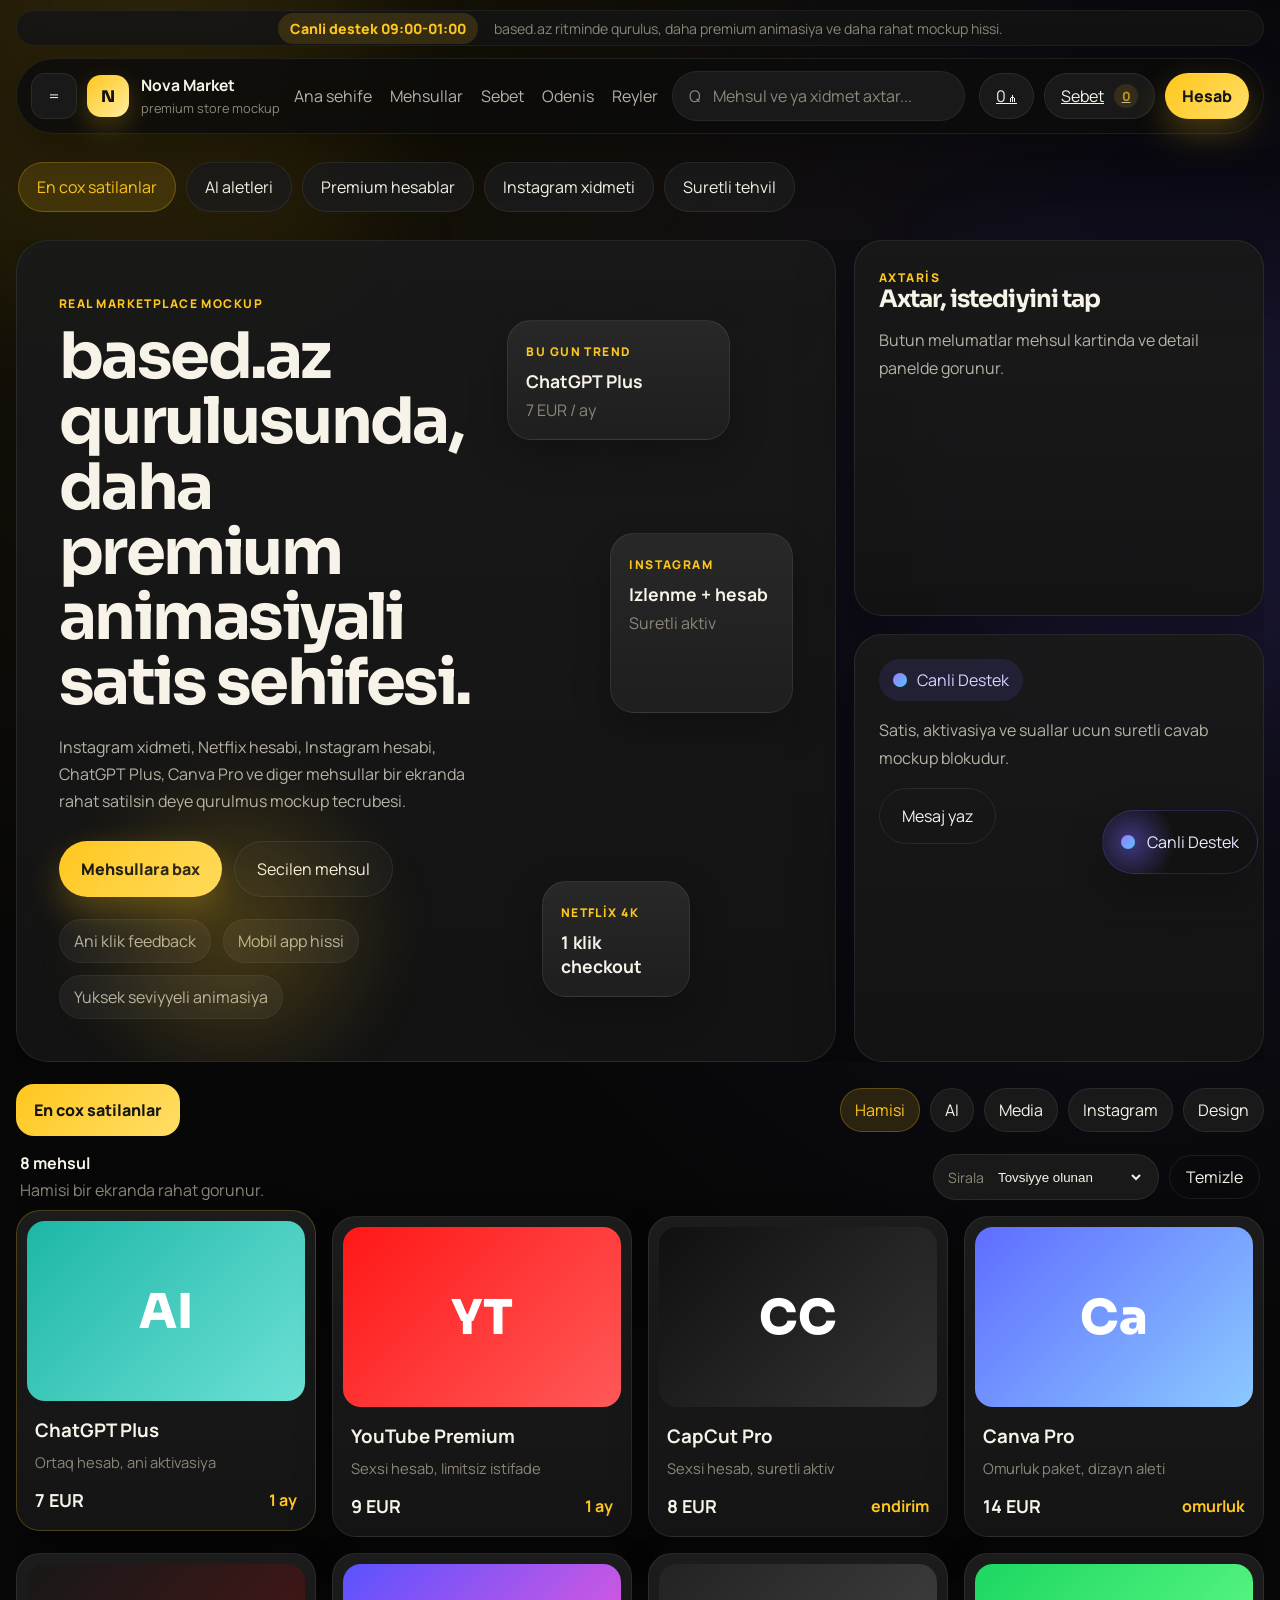
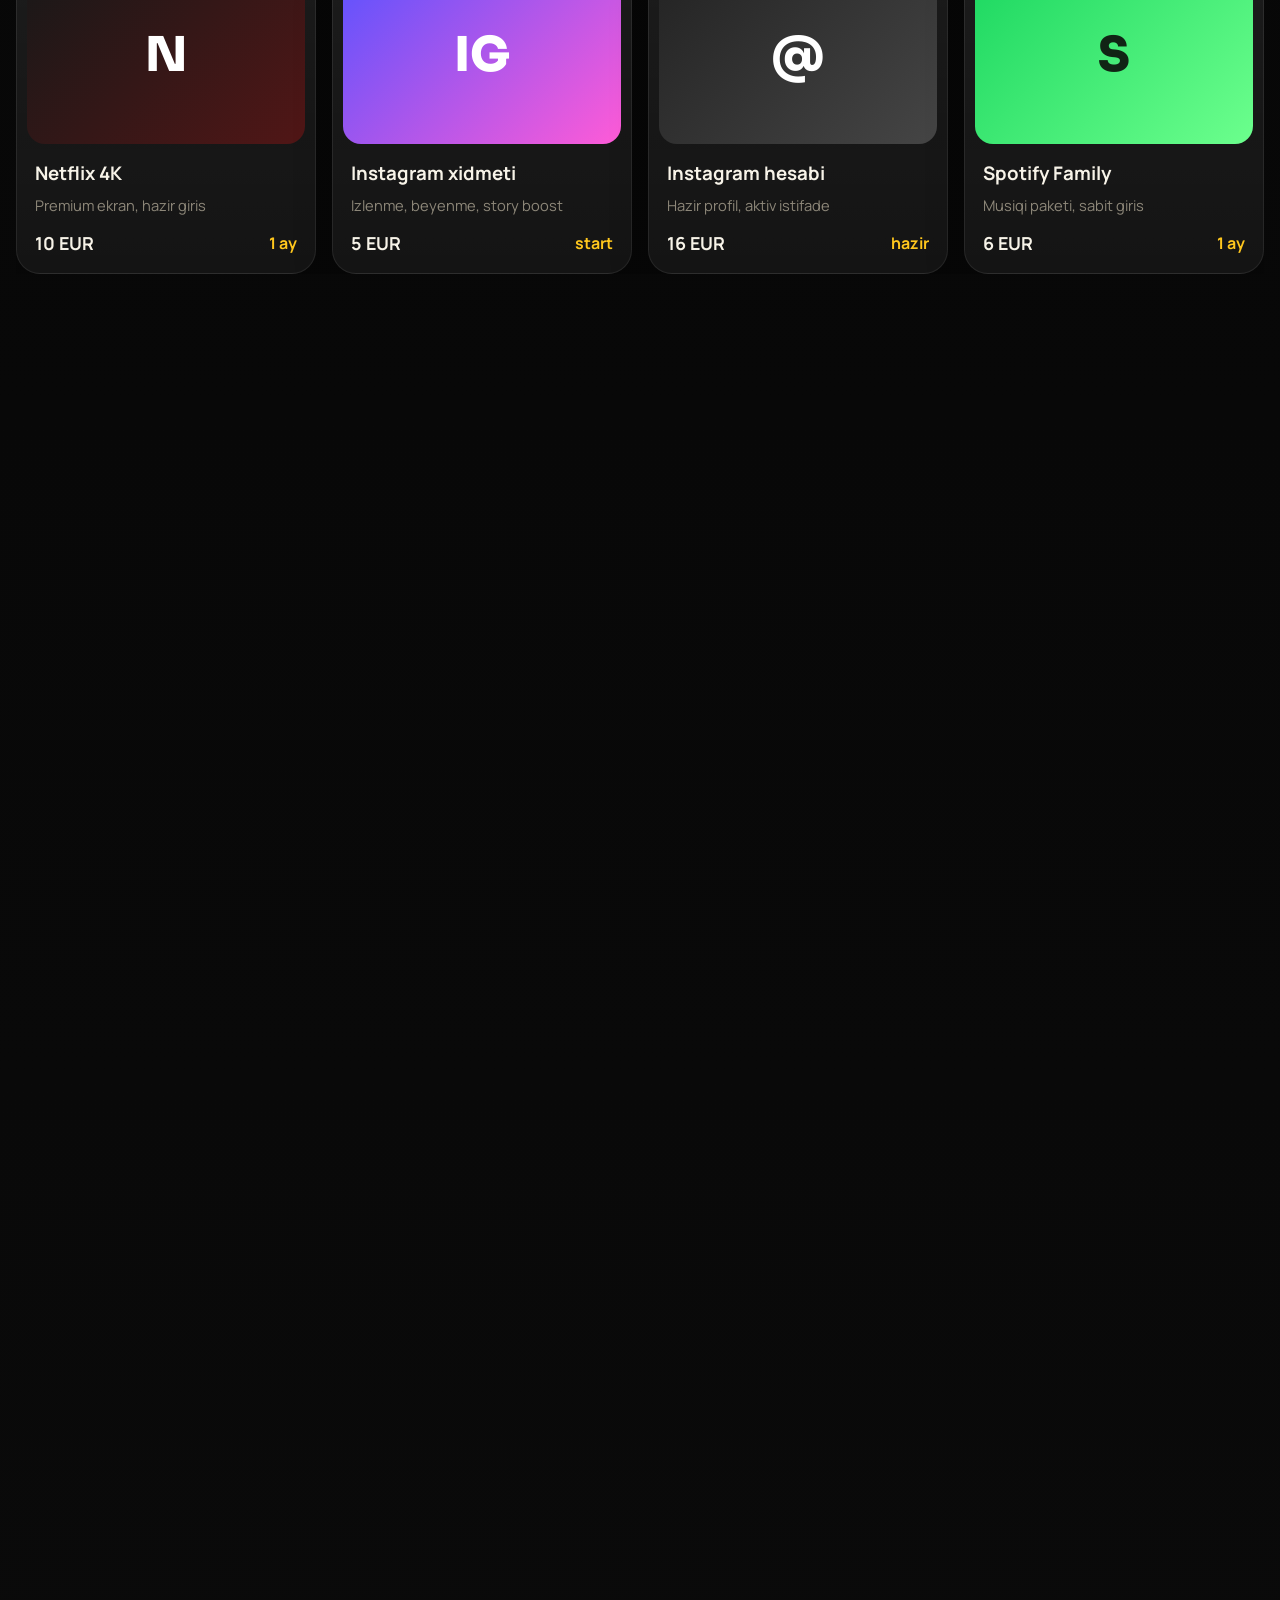
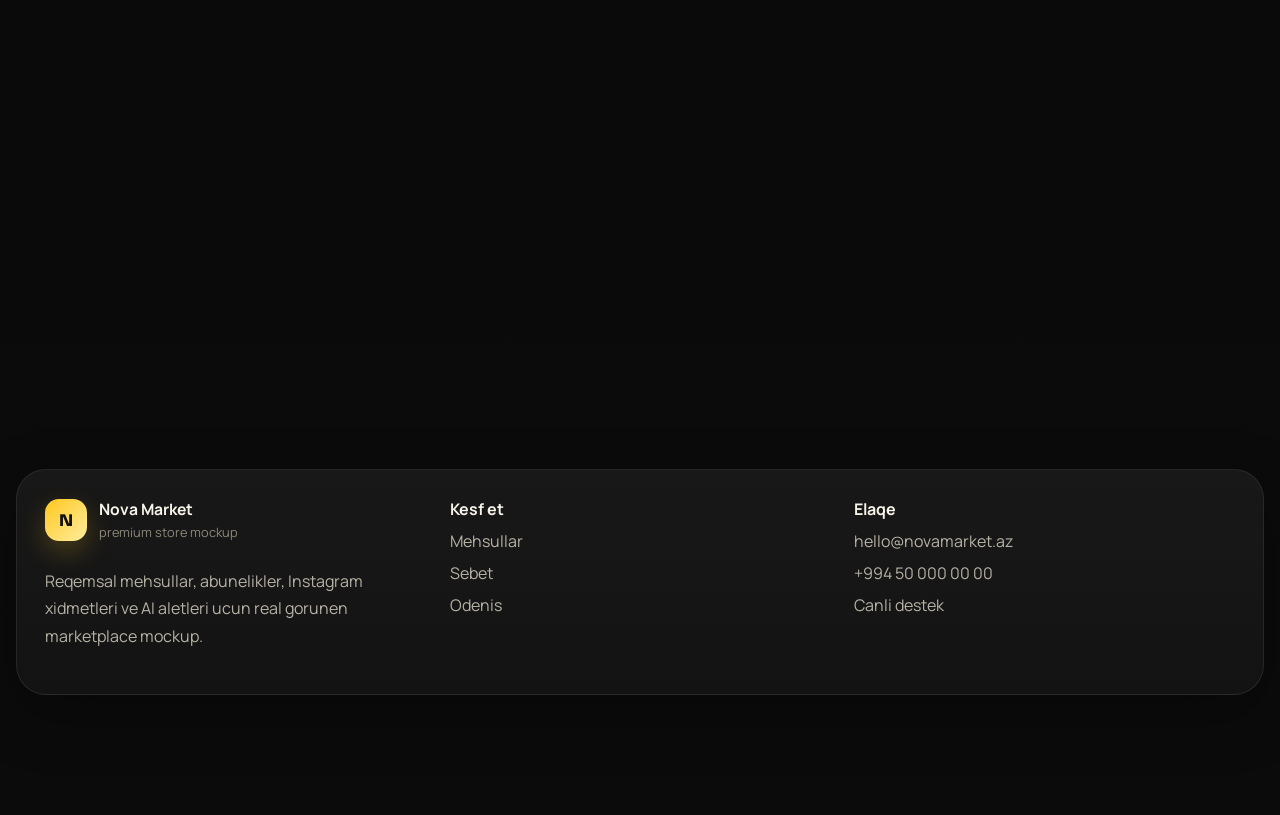
<file: index.html>
<!DOCTYPE html>
<html lang="az">
  <head>
    <meta charset="UTF-8" />
    <meta name="viewport" content="width=device-width, initial-scale=1.0" />
    <meta
      name="description"
      content="Premium hesablar, sosial media xidmetleri ve AI aletleri ucun marketplace mockup."
    />
    <title>Nova Market Mockup</title>
    <link rel="preconnect" href="https://fonts.googleapis.com" />
    <link rel="preconnect" href="https://fonts.gstatic.com" crossorigin />
    <link
      href="https://fonts.googleapis.com/css2?family=Manrope:wght@500;600;700;800&family=Sora:wght@600;700;800&display=swap"
      rel="stylesheet"
    />
    <link rel="stylesheet" href="./styles.css" />
  </head>
  <body>
    <div class="page-glow glow-left" aria-hidden="true"></div>
    <div class="page-glow glow-right" aria-hidden="true"></div>
    <div class="page-noise" aria-hidden="true"></div>

    <div class="drawer-backdrop" data-drawer-close></div>
    <aside class="mobile-drawer" aria-hidden="true">
      <div class="drawer-top">
        <div class="brand">
          <span class="brand-box">N</span>
          <div>
            <strong>Nova Market</strong>
            <span>mockup versiya</span>
          </div>
        </div>
        <button class="icon-button" type="button" data-drawer-close aria-label="Bagla">X</button>
      </div>
      <label class="search-shell drawer-search">
        <span class="search-icon">Q</span>
        <input type="search" placeholder="Servis ve ya mehsul axtar" data-search-input />
      </label>
      <nav class="drawer-nav" aria-label="Mobil menyu">
        <a href="./index.html#popular">Ana sehife</a>
        <a href="./index.html#catalog">Mehsullar</a>
        <a href="./cart.html">Sebet</a>
        <a href="./payment.html">Odenis</a>
        <a href="./index.html#reviews">Reyler</a>
      </nav>
      <button class="support-prompt" type="button" data-ripple data-magnetic>
        <span class="support-orb"></span>
        Canli destey
      </button>
    </aside>

    <div class="topbar">
      <div class="topbar-inner">
        <span class="topbar-pill">Canli destek 09:00-01:00</span>
        <p>based.az ritminde qurulus, daha premium animasiya ve daha rahat mockup hissi.</p>
      </div>
    </div>

    <header class="site-header">
      <div class="header-row">
        <div class="header-left">
          <button class="icon-button menu-toggle" type="button" data-drawer-open aria-label="Menyu">
            =
          </button>
          <a class="brand" href="#popular" aria-label="Nova Market ana sehife">
            <span class="brand-box">N</span>
            <div>
              <strong>Nova Market</strong>
              <span>premium store mockup</span>
            </div>
          </a>
        </div>

        <nav class="desktop-nav" aria-label="Esas naviqasiya">
          <a href="./index.html#popular">Ana sehife</a>
          <a href="./index.html#catalog">Mehsullar</a>
          <a href="./cart.html">Sebet</a>
          <a href="./payment.html">Odenis</a>
          <a href="./index.html#reviews">Reyler</a>
        </nav>

        <label class="search-shell header-search">
          <span class="search-icon">Q</span>
          <input type="search" placeholder="Mehsul ve ya xidmet axtar..." data-search-input />
        </label>

        <div class="header-actions">
          <a class="action-chip" href="./payment.html" data-ripple data-cart-total>0.00 EUR</a>
          <a class="action-chip cart-chip" href="./cart.html" data-ripple>
            Sebet
            <span class="count-badge" data-cart-count>0</span>
          </a>
          <button class="account-button" type="button" data-ripple data-magnetic>Hesab</button>
        </div>
      </div>
    </header>

    <main class="page-shell">
      <section class="category-strip section" data-reveal>
        <div class="category-track">
          <button class="category-pill active" type="button" data-ripple data-filter="all">
            <span class="dot dot-hot"></span>En cox satilanlar
          </button>
          <button class="category-pill" type="button" data-ripple data-filter="ai">
            <span class="dot dot-ai"></span>AI aletleri
          </button>
          <button class="category-pill" type="button" data-ripple data-filter="premium">
            <span class="dot dot-media"></span>Premium hesablar
          </button>
          <button class="category-pill" type="button" data-ripple data-filter="instagram">
            <span class="dot dot-social"></span>Instagram xidmeti
          </button>
          <button class="category-pill" type="button" data-ripple data-filter="fast">
            <span class="dot dot-fast"></span>Suretli tehvil
          </button>
        </div>
      </section>

      <section class="hero-grid section" id="popular">
        <article class="campaign-banner glow-surface" data-reveal data-glow>
          <div class="banner-copy">
            <p class="eyebrow">Real marketplace mockup</p>
            <h1>based.az qurulusunda, daha premium animasiyali satis sehifesi.</h1>
            <p class="banner-text">
              Instagram xidmeti, Netflix hesabi, Instagram hesabi, ChatGPT Plus, Canva Pro ve
              diger mehsullar bir ekranda rahat satilsin deye qurulmus mockup tecrubesi.
            </p>
            <div class="banner-actions">
              <a class="primary-button" href="#catalog" data-ripple data-magnetic>Mehsullara bax</a>
              <a class="secondary-button" href="#detail" data-ripple>Secilen mehsul</a>
            </div>
            <div class="signal-row">
              <span>Ani klik feedback</span>
              <span>Mobil app hissi</span>
              <span>Yuksek seviyyeli animasiya</span>
            </div>
          </div>

          <div class="banner-stack">
            <div class="floating-panel panel-wide">
              <span class="panel-label">Bu gun trend</span>
              <strong>ChatGPT Plus</strong>
              <em>7 EUR / ay</em>
            </div>
            <div class="floating-panel panel-tall">
              <span class="panel-label">Instagram</span>
              <strong>Izlenme + hesab</strong>
              <em>Suretli aktiv</em>
            </div>
            <div class="floating-panel panel-square">
              <span class="panel-label">Netflix 4K</span>
              <strong>1 klik checkout</strong>
            </div>
          </div>
        </article>

        <div class="hero-side">
          <article class="info-card glow-surface" data-reveal data-glow>
            <span class="mini-kicker">Axtaris</span>
            <h2>Axtar, istediyini tap</h2>
            <p>Butun melumatlar mehsul kartinda ve detail panelde gorunur.</p>
          </article>
          <article class="support-card glow-surface" data-reveal data-glow>
            <div class="support-badge"><span class="support-orb"></span>Canli Destek</div>
            <p>Satis, aktivasiya ve suallar ucun suretli cavab mockup blokudur.</p>
            <button class="support-button" type="button" data-ripple data-magnetic>Mesaj yaz</button>
          </article>
        </div>
      </section>

      <section class="catalog section" id="catalog">
        <div class="section-bar" data-reveal>
          <div class="section-title-pill">En cox satilanlar</div>
          <div class="section-filters">
            <button class="filter-chip active" type="button" data-ripple data-filter="all">Hamisi</button>
            <button class="filter-chip" type="button" data-ripple data-filter="ai">AI</button>
            <button class="filter-chip" type="button" data-ripple data-filter="premium">Media</button>
            <button class="filter-chip" type="button" data-ripple data-filter="instagram">Instagram</button>
            <button class="filter-chip" type="button" data-ripple data-filter="design">Design</button>
          </div>
        </div>

        <div class="catalog-toolbar" data-reveal>
          <div class="catalog-summary">
            <strong id="catalog-result-count">8 mehsul</strong>
            <span id="catalog-result-text">Hamisi bir ekranda rahat gorunur.</span>
          </div>
          <div class="catalog-controls">
            <label class="sort-shell" for="catalog-sort">
              <span>Sirala</span>
              <select id="catalog-sort">
                <option value="featured">Tovsiyye olunan</option>
                <option value="price-asc">Ucuzden bahaya</option>
                <option value="price-desc">Bahadan ucuza</option>
                <option value="name">Ada gore</option>
              </select>
            </label>
            <button class="outline-button slim-button" type="button" id="clear-catalog-state" data-ripple hidden>
              Temizle
            </button>
          </div>
        </div>

        <div class="empty-state catalog-empty-state" id="catalog-empty-state" hidden>
          <div class="empty-icon">?</div>
          <h3>Axtaris uzre netice tapilmadi</h3>
          <p>Basqa acar soz yaz, filtri temizle ve ya Hamisi sec ki mehsullar yeniden gorunsun.</p>
        </div>

        <div class="product-grid" id="product-grid">
          <button class="product-card active" type="button" data-product="chatgpt" data-ripple data-glow>
            <div class="product-art art-chatgpt"><span>AI</span></div>
            <div class="product-meta">
              <h3>ChatGPT Plus</h3>
              <p>Ortaq hesab, ani aktivasiya</p>
              <div class="price-line"><strong>7 EUR</strong><span>1 ay</span></div>
            </div>
          </button>
          <button class="product-card" type="button" data-product="youtube" data-ripple data-glow>
            <div class="product-art art-youtube"><span>YT</span></div>
            <div class="product-meta">
              <h3>YouTube Premium</h3>
              <p>Sexsi hesab, limitsiz istifade</p>
              <div class="price-line"><strong>9 EUR</strong><span>1 ay</span></div>
            </div>
          </button>
          <button class="product-card" type="button" data-product="capcut" data-ripple data-glow>
            <div class="product-art art-capcut"><span>CC</span></div>
            <div class="product-meta">
              <h3>CapCut Pro</h3>
              <p>Sexsi hesab, suretli aktiv</p>
              <div class="price-line"><strong>8 EUR</strong><span>endirim</span></div>
            </div>
          </button>
          <button class="product-card" type="button" data-product="canva" data-ripple data-glow>
            <div class="product-art art-canva"><span>Ca</span></div>
            <div class="product-meta">
              <h3>Canva Pro</h3>
              <p>Omurluk paket, dizayn aleti</p>
              <div class="price-line"><strong>14 EUR</strong><span>omurluk</span></div>
            </div>
          </button>
          <button class="product-card" type="button" data-product="netflix" data-ripple data-glow>
            <div class="product-art art-netflix"><span>N</span></div>
            <div class="product-meta">
              <h3>Netflix 4K</h3>
              <p>Premium ekran, hazir giris</p>
              <div class="price-line"><strong>10 EUR</strong><span>1 ay</span></div>
            </div>
          </button>
          <button class="product-card" type="button" data-product="instagram-service" data-ripple data-glow>
            <div class="product-art art-instagram"><span>IG</span></div>
            <div class="product-meta">
              <h3>Instagram xidmeti</h3>
              <p>Izlenme, beyenme, story boost</p>
              <div class="price-line"><strong>5 EUR</strong><span>start</span></div>
            </div>
          </button>
          <button class="product-card" type="button" data-product="instagram-account" data-ripple data-glow>
            <div class="product-art art-account"><span>@</span></div>
            <div class="product-meta">
              <h3>Instagram hesabi</h3>
              <p>Hazir profil, aktiv istifade</p>
              <div class="price-line"><strong>16 EUR</strong><span>hazir</span></div>
            </div>
          </button>
          <button class="product-card" type="button" data-product="spotify" data-ripple data-glow>
            <div class="product-art art-spotify"><span>S</span></div>
            <div class="product-meta">
              <h3>Spotify Family</h3>
              <p>Musiqi paketi, sabit giris</p>
              <div class="price-line"><strong>6 EUR</strong><span>1 ay</span></div>
            </div>
          </button>
        </div>
      </section>

      <section class="detail-layout section" id="detail">
        <article class="detail-card glow-surface" data-reveal data-glow>
          <div class="detail-head">
            <div>
              <span class="status-chip" id="detail-badge">Movcuddur</span>
              <h2 id="detail-title">ChatGPT Plus (ortaq hesab)</h2>
              <p id="detail-subtitle">7/24 teqdim edilir, suretli aktivasiya, ani tehvil</p>
            </div>
            <div class="detail-art art-chatgpt" id="detail-art"><span>AI</span></div>
          </div>
          <div class="detail-body">
            <div class="detail-price-box">
              <span class="old-price" id="detail-old-price">10 EUR</span>
              <strong id="detail-price">7 EUR</strong>
              <small id="detail-note">En cox secilen paket</small>
            </div>
            <p class="detail-description" id="detail-description">
              ChatGPT Plus ucun rahat gorunen mockup detal hissesi. Burada muddet secimi, status,
              qiymet ve CTA duymeleri based.az tipli axinda gosterilir.
            </p>
            <div class="option-list" id="detail-options"></div>
            <div class="detail-actions">
              <button class="outline-button" type="button" data-ripple id="buy-now-button">Indi al</button>
              <button class="buy-button" type="button" data-ripple data-magnetic id="add-to-cart-button">
                Sebete at
              </button>
            </div>
          </div>
        </article>

        <div class="detail-side">
          <article class="mini-panel glow-surface" data-reveal data-glow>
            <h3>Niye bu qurulus yaxsi isleyir?</h3>
            <ul class="advantage-list">
              <li>Search ve kateqoriya zolagi bir baxisda gorunur.</li>
              <li>Mehsul kartina klik edende detail sahe derhal deyisir.</li>
              <li>Sari CTA ve tund fon yuksek kontrast verir.</li>
              <li>Animasiyalar premium hiss yaradir, amma sayti yormur.</li>
            </ul>
          </article>
          <article class="mini-panel glow-surface" data-reveal data-glow>
            <h3>Oxsar mehsullar</h3>
            <div class="mini-grid">
              <div class="mini-product"><span class="mini-art art-chatgpt">AI</span><strong>ChatGPT Team</strong><small>22 EUR</small></div>
              <div class="mini-product"><span class="mini-art art-instagram">IG</span><strong>Reel boost</strong><small>6 EUR</small></div>
              <div class="mini-product"><span class="mini-art art-canva">Ca</span><strong>Canva EDU</strong><small>11 EUR</small></div>
              <div class="mini-product"><span class="mini-art art-netflix">N</span><strong>Netflix sexsi</strong><small>12 EUR</small></div>
            </div>
          </article>
        </div>
      </section>

      <section class="service-layout section">
        <article class="service-panel glow-surface" data-reveal data-glow>
          <p class="eyebrow">Sosial media paneli</p>
          <h2>Instagram xidmeti, hesab satisi ve suretli sifaris axini.</h2>
          <p>Paketler kart seklinde gorunur, secilen xidmet detail hisseye dusur ve istifadeci bir nece klikle sifarisi tamamlaya bilir.</p>
          <div class="service-tags"><span>Instagram izleyici</span><span>Story views</span><span>Reel boost</span><span>Hazir hesablar</span></div>
        </article>
        <article class="service-panel glow-surface" data-reveal data-glow>
          <p class="eyebrow">Premium hesablar</p>
          <h2>Netflix, Spotify, YouTube, ChatGPT ve Canva bir magazada.</h2>
          <p>Mehsul artlari ferqli renglerle ayrilir, amma umumi interfeys bir sistem kimi qalir. Belelikle sayt qarisiq gorunmur.</p>
          <div class="service-tags"><span>Netflix 4K</span><span>Spotify Family</span><span>YouTube Premium</span><span>Canva Pro</span></div>
        </article>
      </section>

      <section class="section recent-strip" id="recent-strip" data-reveal hidden>
        <div class="section-bar section-bar-simple">
          <div class="section-title-pill">Son baxilanlar</div>
        </div>
        <div class="recent-track" id="recent-track"></div>
      </section>

      <section class="reviews section" id="reviews">
        <div class="section-bar section-bar-simple" data-reveal>
          <div class="section-title-pill">Musteri reyleri</div>
        </div>
        <div class="reviews-layout">
          <div class="review-cards">
            <article class="review-card glow-surface" data-reveal data-glow><div class="review-head"><strong>Elmar Sultanov</strong><span>*****</span></div><p>Sayt mockup kimi cox rahat oxunur, kartlar ve duymeler premium hiss verir.</p></article>
            <article class="review-card glow-surface" data-reveal data-glow><div class="review-head"><strong>Murad Celilov</strong><span>*****</span></div><p>Mehsul secende detail panelin deyismesi cox yaxsi gorunur, mobil hissi de rahatdir.</p></article>
            <article class="review-card glow-surface" data-reveal data-glow><div class="review-head"><strong>Ziya Abilzade</strong><span>*****</span></div><p>Animasiyalar gucludur, amma agir deyil. Buna gore mockup real sayt kimi hiss olunur.</p></article>
          </div>
          <form class="review-form glow-surface" data-reveal data-glow>
            <h3>Reyinizi yazin</h3>
            <p>Rey formasi mehsul sehifesinde istifade olunacaq gorunus ucun elave edilib.</p>
            <label><span>Rey</span><textarea rows="5" placeholder="Bu mehsul haqqinda fikirlerinizi yazin..."></textarea></label>
            <button class="buy-button" type="button" data-ripple data-magnetic>Reyi gonder</button>
          </form>
        </div>
      </section>
    </main>

    <footer class="site-footer" id="footer">
      <div class="footer-grid">
        <div>
          <div class="brand"><span class="brand-box">N</span><div><strong>Nova Market</strong><span>premium store mockup</span></div></div>
          <p>Reqemsal mehsullar, abunelikler, Instagram xidmetleri ve AI aletleri ucun real gorunen marketplace mockup.</p>
        </div>
        <div>
          <h4>Kesf et</h4>
          <a href="./index.html#catalog">Mehsullar</a>
          <a href="./cart.html">Sebet</a>
          <a href="./payment.html">Odenis</a>
        </div>
        <div>
          <h4>Elaqe</h4>
          <a href="mailto:hello@novamarket.az">hello@novamarket.az</a>
          <a href="#">+994 50 000 00 00</a>
          <a href="#">Canli destek</a>
        </div>
      </div>
    </footer>

    <button class="floating-chat" type="button" data-ripple data-magnetic><span class="support-orb"></span><span>Canli Destek</span></button>

    <nav class="mobile-nav" aria-label="Mobil alt menyu">
      <a href="./index.html#popular" class="active">Ana</a>
      <a href="./index.html#catalog">Katalog</a>
      <a href="./cart.html">Sebet</a>
      <a href="./payment.html">Ode</a>
      <a href="./success.html">Status</a>
    </nav>

    <script type="module" src="./script.js"></script>
  </body>
</html>
</file>
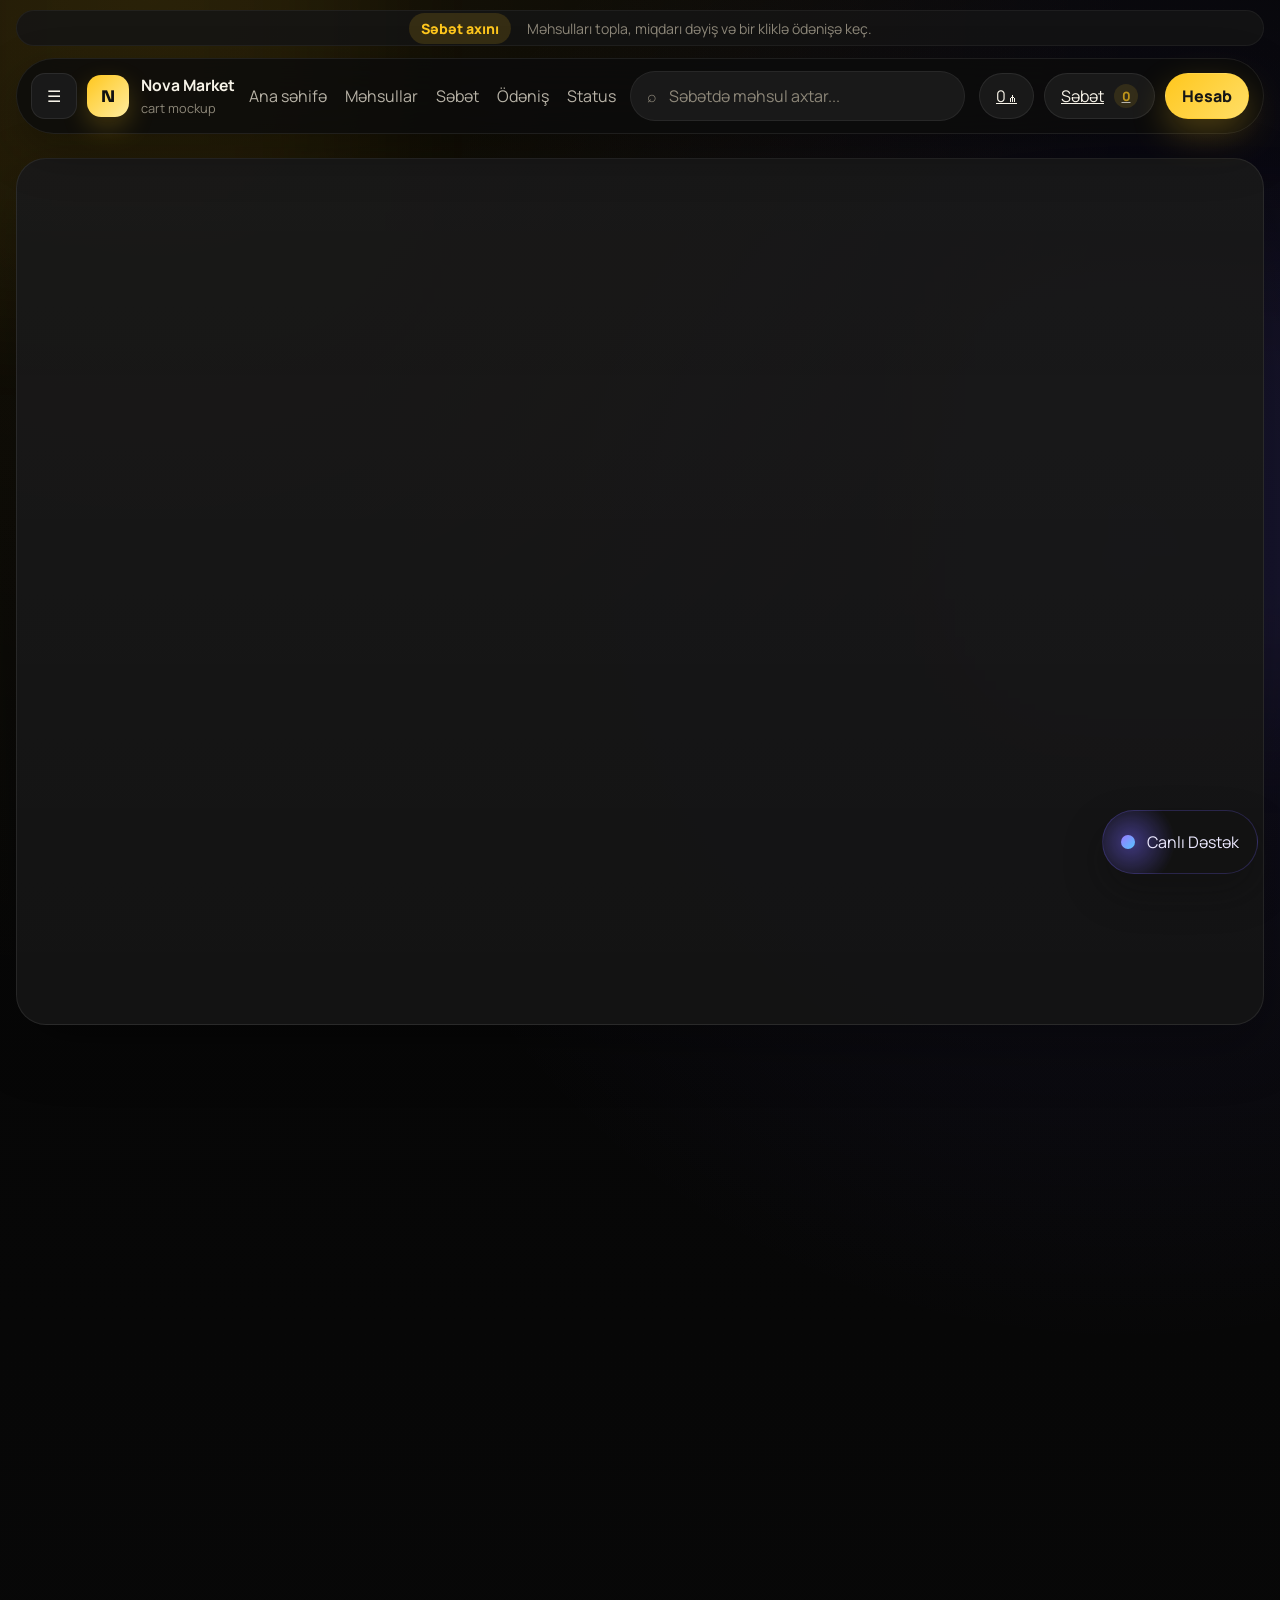
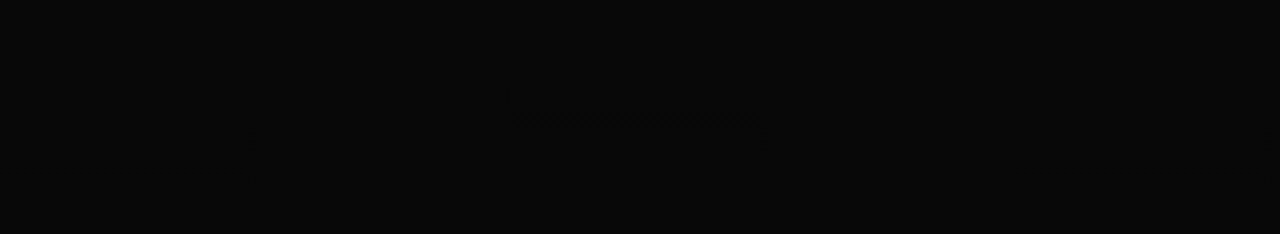
<file: cart.html>
<!DOCTYPE html>
<html lang="az">
  <head>
    <meta charset="UTF-8" />
    <meta name="viewport" content="width=device-width, initial-scale=1.0" />
    <meta name="description" content="Nova Market səbət səhifəsi mockup." />
    <title>Nova Market | Səbət</title>
    <link rel="preconnect" href="https://fonts.googleapis.com" />
    <link rel="preconnect" href="https://fonts.gstatic.com" crossorigin />
    <link
      href="https://fonts.googleapis.com/css2?family=Manrope:wght@500;600;700;800&family=Sora:wght@600;700;800&display=swap"
      rel="stylesheet"
    />
    <link rel="stylesheet" href="./styles.css" />
  </head>
  <body>
    <div class="page-glow glow-left" aria-hidden="true"></div>
    <div class="page-glow glow-right" aria-hidden="true"></div>
    <div class="page-noise" aria-hidden="true"></div>

    <div class="drawer-backdrop" data-drawer-close></div>
    <aside class="mobile-drawer" aria-hidden="true">
      <div class="drawer-top">
        <div class="brand">
          <span class="brand-box">N</span>
          <div>
            <strong>Nova Market</strong>
            <span>səbət axını</span>
          </div>
        </div>
        <button class="icon-button" type="button" data-drawer-close aria-label="Bağla">✕</button>
      </div>
      <label class="search-shell drawer-search">
        <span class="search-icon">⌕</span>
        <input type="search" placeholder="Məhsul axtar" />
      </label>
      <nav class="drawer-nav" aria-label="Mobil menyu">
        <a href="./index.html">Ana səhifə</a>
        <a href="./index.html#catalog">Məhsullar</a>
        <a href="./cart.html">Səbət</a>
        <a href="./payment.html">Ödəniş</a>
        <a href="./success.html">Status</a>
      </nav>
      <button class="support-prompt" type="button" data-ripple data-magnetic>
        <span class="support-orb"></span>
        Canlı dəstək
      </button>
    </aside>

    <div class="topbar">
      <div class="topbar-inner">
        <span class="topbar-pill">Səbət axını</span>
        <p>Məhsulları topla, miqdarı dəyiş və bir kliklə ödənişə keç.</p>
      </div>
    </div>

    <header class="site-header">
      <div class="header-row">
        <div class="header-left">
          <button class="icon-button menu-toggle" type="button" data-drawer-open aria-label="Menyu">
            ☰
          </button>
          <a class="brand" href="./index.html" aria-label="Nova Market ana səhifə">
            <span class="brand-box">N</span>
            <div>
              <strong>Nova Market</strong>
              <span>cart mockup</span>
            </div>
          </a>
        </div>

        <nav class="desktop-nav" aria-label="Əsas naviqasiya">
          <a href="./index.html">Ana səhifə</a>
          <a href="./index.html#catalog">Məhsullar</a>
          <a href="./cart.html">Səbət</a>
          <a href="./payment.html">Ödəniş</a>
          <a href="./success.html">Status</a>
        </nav>

        <label class="search-shell header-search">
          <span class="search-icon">⌕</span>
          <input type="search" placeholder="Səbətdə məhsul axtar..." />
        </label>

        <div class="header-actions">
          <a class="action-chip" href="./payment.html" data-ripple data-cart-total>0.00 ₼</a>
          <a class="action-chip cart-chip" href="./cart.html" data-ripple>
            Səbət
            <span class="count-badge" data-cart-count>0</span>
          </a>
          <button class="account-button" type="button" data-ripple data-magnetic>Hesab</button>
        </div>
      </div>
    </header>

    <main class="page-shell subpage-shell">
      <section class="section subpage-intro" data-reveal>
        <p class="eyebrow">Basket flow</p>
        <h1 class="subpage-title">Səbətdə olan məhsulları rahat idarə et.</h1>
        <p class="subpage-text">
          Burada istifadəçi məhsul sayını dəyişə, paketi silə və ödəniş səhifəsinə rahat keçə bilir.
        </p>
        <div class="subpage-pills">
          <span>Live total</span>
          <span>Qty controls</span>
          <span>Premium summary</span>
        </div>
      </section>

      <section class="section cart-layout">
        <article class="cart-panel glow-surface" data-reveal data-glow>
          <div class="panel-heading">
            <div>
              <p class="mini-kicker">Səbət</p>
              <h2>Məhsulların</h2>
            </div>
            <button class="secondary-button slim-button" type="button" id="clear-cart-button" data-ripple>
              Hamısını sil
            </button>
          </div>

          <div id="cart-empty-state" class="empty-state">
            <div class="empty-icon">◎</div>
            <h3>Səbət hazırda boşdur</h3>
            <p>Məhsul əlavə etdikdən sonra burada paketlər, miqdar və yekun qiymət görünəcək.</p>
            <a class="primary-button" href="./index.html#catalog" data-ripple data-magnetic>
              Məhsul seç
            </a>
          </div>

          <div id="cart-items" class="cart-items"></div>
        </article>

        <aside class="summary-panel glow-surface" data-reveal data-glow>
          <p class="mini-kicker">Summary</p>
          <h2>Yekun</h2>
          <div class="summary-rows">
            <div><span>Ara cəm</span><strong id="cart-subtotal">0.00 ₼</strong></div>
            <div><span>Xidmət haqqı</span><strong id="cart-service-fee">0.00 ₼</strong></div>
            <div><span>Endirim</span><strong id="cart-discount">0.00 ₼</strong></div>
          </div>
          <div class="summary-total">
            <span>Ümumi</span>
            <strong id="cart-total">0.00 ₼</strong>
          </div>

          <a class="buy-button full-width-button" href="./payment.html" data-ripple data-magnetic>
            Ödənişə keç
          </a>
          <a class="outline-button full-width-button" href="./index.html#catalog" data-ripple>
            Daha çox məhsul əlavə et
          </a>

          <div class="trust-list">
            <span>Ani cart update</span>
            <span>Təhlükəsiz mockup flow</span>
            <span>Mobilə uyğun görünüş</span>
          </div>
        </aside>
      </section>

      <section class="section quick-picks" data-reveal>
        <div class="section-bar section-bar-simple">
          <div class="section-title-pill">Tez əlavə et</div>
        </div>
        <div id="quick-picks-grid" class="quick-grid"></div>
      </section>
    </main>

    <footer class="site-footer">
      <div class="footer-grid">
        <div>
          <div class="brand">
            <span class="brand-box">N</span>
            <div>
              <strong>Nova Market</strong>
              <span>cart mockup</span>
            </div>
          </div>
          <p>Səbət görünüşü böyük store flow daxilində istifadə üçün hazırlanıb.</p>
        </div>
        <div>
          <h4>Flow</h4>
          <a href="./index.html">Ana səhifə</a>
          <a href="./payment.html">Ödəniş</a>
          <a href="./success.html">Status</a>
        </div>
      </div>
    </footer>

    <button class="floating-chat" type="button" data-ripple data-magnetic>
      <span class="support-orb"></span>
      <span>Canlı Dəstək</span>
    </button>

    <nav class="mobile-nav" aria-label="Mobil alt menyu">
      <a href="./index.html">Ana</a>
      <a href="./index.html#catalog">Kataloq</a>
      <a href="./cart.html" class="active">Səbət</a>
      <a href="./payment.html">Ödə</a>
      <a href="./success.html">Status</a>
    </nav>

    <script type="module" src="./cart.js"></script>
  </body>
</html>
</file>
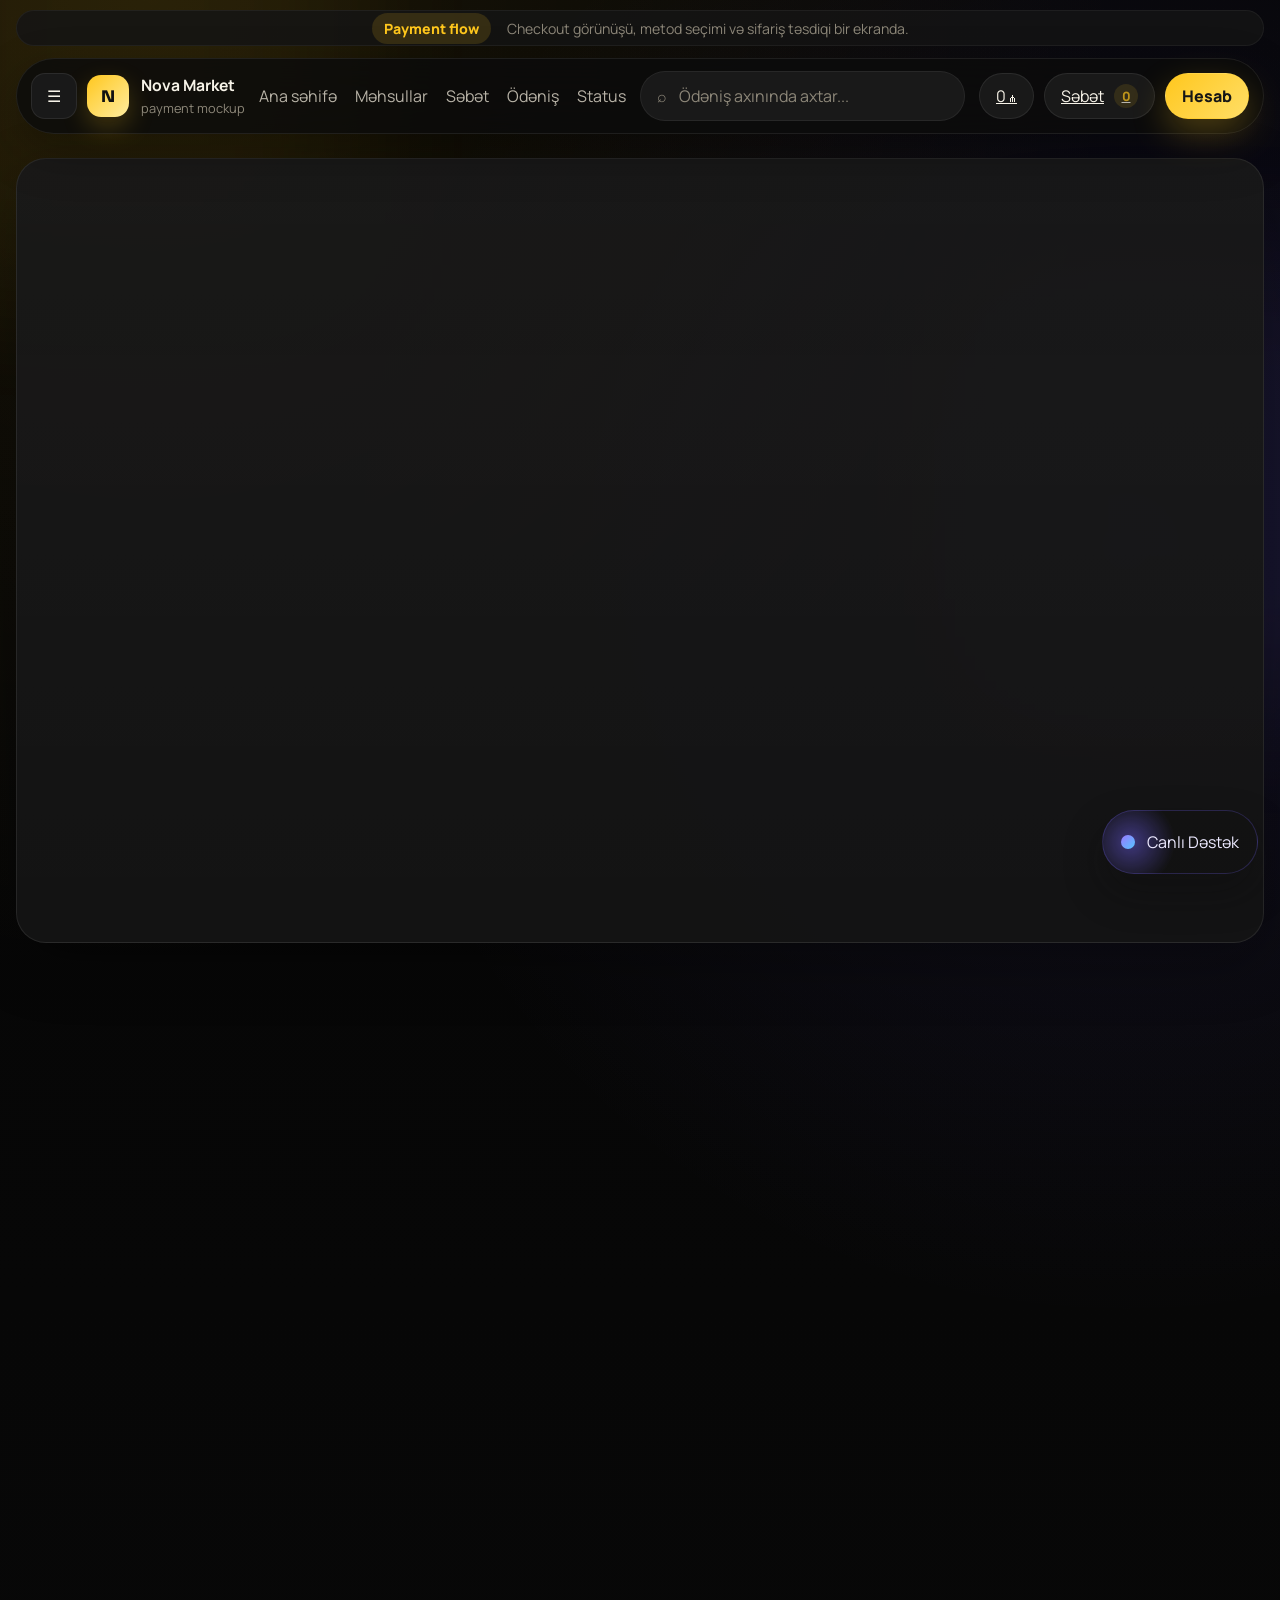
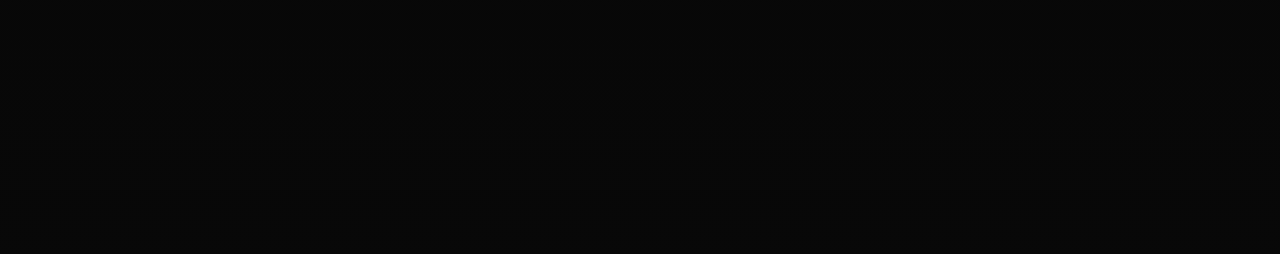
<file: payment.html>
<!DOCTYPE html>
<html lang="az">
  <head>
    <meta charset="UTF-8" />
    <meta name="viewport" content="width=device-width, initial-scale=1.0" />
    <meta name="description" content="Nova Market ödəniş səhifəsi mockup." />
    <title>Nova Market | Ödəniş</title>
    <link rel="preconnect" href="https://fonts.googleapis.com" />
    <link rel="preconnect" href="https://fonts.gstatic.com" crossorigin />
    <link
      href="https://fonts.googleapis.com/css2?family=Manrope:wght@500;600;700;800&family=Sora:wght@600;700;800&display=swap"
      rel="stylesheet"
    />
    <link rel="stylesheet" href="./styles.css" />
  </head>
  <body>
    <div class="page-glow glow-left" aria-hidden="true"></div>
    <div class="page-glow glow-right" aria-hidden="true"></div>
    <div class="page-noise" aria-hidden="true"></div>

    <div class="drawer-backdrop" data-drawer-close></div>
    <aside class="mobile-drawer" aria-hidden="true">
      <div class="drawer-top">
        <div class="brand">
          <span class="brand-box">N</span>
          <div>
            <strong>Nova Market</strong>
            <span>ödəniş axını</span>
          </div>
        </div>
        <button class="icon-button" type="button" data-drawer-close aria-label="Bağla">✕</button>
      </div>
      <label class="search-shell drawer-search">
        <span class="search-icon">⌕</span>
        <input type="search" placeholder="Sifarişdə məhsul axtar" />
      </label>
      <nav class="drawer-nav" aria-label="Mobil menyu">
        <a href="./index.html">Ana səhifə</a>
        <a href="./index.html#catalog">Məhsullar</a>
        <a href="./cart.html">Səbət</a>
        <a href="./payment.html">Ödəniş</a>
        <a href="./success.html">Status</a>
      </nav>
      <button class="support-prompt" type="button" data-ripple data-magnetic>
        <span class="support-orb"></span>
        Canlı dəstək
      </button>
    </aside>

    <div class="topbar">
      <div class="topbar-inner">
        <span class="topbar-pill">Payment flow</span>
        <p>Checkout görünüşü, metod seçimi və sifariş təsdiqi bir ekranda.</p>
      </div>
    </div>

    <header class="site-header">
      <div class="header-row">
        <div class="header-left">
          <button class="icon-button menu-toggle" type="button" data-drawer-open aria-label="Menyu">
            ☰
          </button>
          <a class="brand" href="./index.html" aria-label="Nova Market ana səhifə">
            <span class="brand-box">N</span>
            <div>
              <strong>Nova Market</strong>
              <span>payment mockup</span>
            </div>
          </a>
        </div>

        <nav class="desktop-nav" aria-label="Əsas naviqasiya">
          <a href="./index.html">Ana səhifə</a>
          <a href="./index.html#catalog">Məhsullar</a>
          <a href="./cart.html">Səbət</a>
          <a href="./payment.html">Ödəniş</a>
          <a href="./success.html">Status</a>
        </nav>

        <label class="search-shell header-search">
          <span class="search-icon">⌕</span>
          <input type="search" placeholder="Ödəniş axınında axtar..." />
        </label>

        <div class="header-actions">
          <a class="action-chip" href="./payment.html" data-ripple data-cart-total>0.00 ₼</a>
          <a class="action-chip cart-chip" href="./cart.html" data-ripple>
            Səbət
            <span class="count-badge" data-cart-count>0</span>
          </a>
          <button class="account-button" type="button" data-ripple data-magnetic>Hesab</button>
        </div>
      </div>
    </header>

    <main class="page-shell subpage-shell">
      <section class="section subpage-intro" data-reveal>
        <p class="eyebrow">Checkout mockup</p>
        <h1 class="subpage-title">Ödəniş səhifəsi sürətli, aydın və inamlı hiss etməlidir.</h1>
        <p class="subpage-text">
          Kontakt məlumatı, ödəniş üsulu və sifariş xülasəsi tək axında birləşdirildi ki, istifadəçi itməmiş tamamlaya bilsin.
        </p>
      </section>

      <section class="section payment-layout">
        <form class="payment-form glow-surface" data-reveal data-glow id="payment-form">
          <div class="panel-heading">
            <div>
              <p class="mini-kicker">Ödəniş məlumatı</p>
              <h2>Sifarişi tamamla</h2>
            </div>
          </div>

          <div class="form-grid">
            <label>
              <span>Ad və soyad</span>
              <input type="text" id="customer-name" placeholder="Elsun Baxşiyev" required />
            </label>
            <label>
              <span>Telefon</span>
              <input type="tel" id="customer-phone" placeholder="+994 50 000 00 00" required />
            </label>
            <label class="full-field">
              <span>Email</span>
              <input type="email" id="customer-email" placeholder="mail@example.com" required />
            </label>
          </div>

          <div class="method-block">
            <div class="method-heading">
              <p class="mini-kicker">Ödəniş üsulu</p>
              <span class="method-note">Mockup seçim</span>
            </div>
            <div class="method-grid">
              <button class="method-card active" type="button" data-method="card" data-ripple>
                <strong>Bank kartı</strong>
                <span>Visa / Mastercard</span>
              </button>
              <button class="method-card" type="button" data-method="transfer" data-ripple>
                <strong>Köçürmə</strong>
                <span>Birbaşa transfer</span>
              </button>
              <button class="method-card" type="button" data-method="wallet" data-ripple>
                <strong>E-wallet</strong>
                <span>Bir kliklə ödəniş</span>
              </button>
            </div>
          </div>

          <div class="form-grid">
            <label>
              <span>Kart nömrəsi</span>
              <input type="text" placeholder="4242 4242 4242 4242" />
            </label>
            <label>
              <span>Bitmə tarixi</span>
              <input type="text" placeholder="08/29" />
            </label>
            <label>
              <span>CVV</span>
              <input type="text" placeholder="123" />
            </label>
            <label>
              <span>Promo kod</span>
              <input type="text" placeholder="BASED10" />
            </label>
          </div>

          <div class="method-block">
            <div class="method-heading">
              <p class="mini-kicker">Aktivasiya formatı</p>
              <span class="method-note">Məhsula uyğun çatdırılma</span>
            </div>
            <div class="activation-pills">
              <span>Email ilə təhvil</span>
              <span>WhatsApp təsdiqi</span>
              <span>5-15 dəqiqə aktivasiya</span>
            </div>
          </div>

          <button class="buy-button full-width-button" type="submit" data-ripple data-magnetic>
            Ödənişi tamamla
          </button>
        </form>

        <aside class="summary-panel glow-surface" data-reveal data-glow>
          <p class="mini-kicker">Order summary</p>
          <h2>Sifariş</h2>
          <div id="payment-items" class="payment-items"></div>
          <div class="summary-rows">
            <div><span>Ara cəm</span><strong id="payment-subtotal">0.00 ₼</strong></div>
            <div><span>Xidmət haqqı</span><strong id="payment-service-fee">0.00 ₼</strong></div>
            <div><span>Endirim</span><strong id="payment-discount">0.00 ₼</strong></div>
          </div>
          <div class="summary-total">
            <span>Ümumi</span>
            <strong id="payment-total">0.00 ₼</strong>
          </div>
          <a class="outline-button full-width-button" href="./cart.html" data-ripple>
            Səbətə qayıt
          </a>
        </aside>
      </section>
    </main>

    <footer class="site-footer">
      <div class="footer-grid">
        <div>
          <div class="brand">
            <span class="brand-box">N</span>
            <div>
              <strong>Nova Market</strong>
              <span>payment mockup</span>
            </div>
          </div>
          <p>Ödəniş səhifəsi real flow kimi görünməsi üçün form və summary birlikdə quruldu.</p>
        </div>
        <div>
          <h4>Flow</h4>
          <a href="./index.html">Ana səhifə</a>
          <a href="./cart.html">Səbət</a>
          <a href="./success.html">Status</a>
        </div>
      </div>
    </footer>

    <button class="floating-chat" type="button" data-ripple data-magnetic>
      <span class="support-orb"></span>
      <span>Canlı Dəstək</span>
    </button>

    <nav class="mobile-nav" aria-label="Mobil alt menyu">
      <a href="./index.html">Ana</a>
      <a href="./index.html#catalog">Kataloq</a>
      <a href="./cart.html">Səbət</a>
      <a href="./payment.html" class="active">Ödə</a>
      <a href="./success.html">Status</a>
    </nav>

    <script type="module" src="./payment.js"></script>
  </body>
</html>
</file>
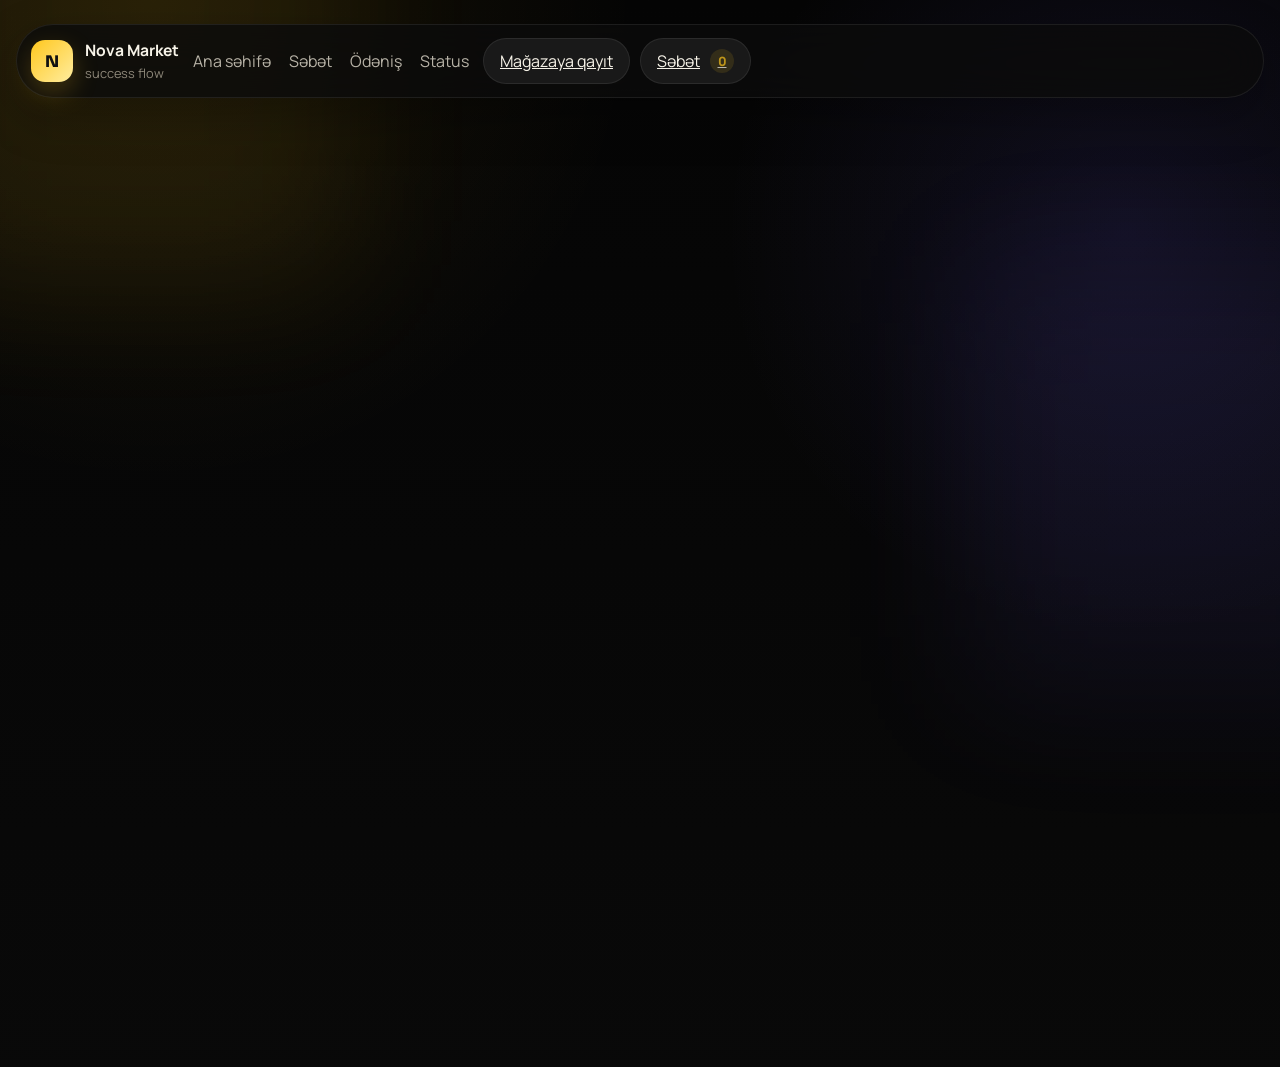
<file: success.html>
<!DOCTYPE html>
<html lang="az">
  <head>
    <meta charset="UTF-8" />
    <meta name="viewport" content="width=device-width, initial-scale=1.0" />
    <meta name="description" content="Nova Market sifariş uğurlu səhifəsi mockup." />
    <title>Nova Market | Sifariş uğurlu</title>
    <link rel="preconnect" href="https://fonts.googleapis.com" />
    <link rel="preconnect" href="https://fonts.gstatic.com" crossorigin />
    <link
      href="https://fonts.googleapis.com/css2?family=Manrope:wght@500;600;700;800&family=Sora:wght@600;700;800&display=swap"
      rel="stylesheet"
    />
    <link rel="stylesheet" href="./styles.css" />
  </head>
  <body>
    <div class="page-glow glow-left" aria-hidden="true"></div>
    <div class="page-glow glow-right" aria-hidden="true"></div>
    <div class="page-noise" aria-hidden="true"></div>

    <header class="site-header site-header-static">
      <div class="header-row">
        <div class="header-left">
          <a class="brand" href="./index.html" aria-label="Nova Market ana səhifə">
            <span class="brand-box">N</span>
            <div>
              <strong>Nova Market</strong>
              <span>success flow</span>
            </div>
          </a>
        </div>

        <nav class="desktop-nav" aria-label="Əsas naviqasiya">
          <a href="./index.html">Ana səhifə</a>
          <a href="./cart.html">Səbət</a>
          <a href="./payment.html">Ödəniş</a>
          <a href="./success.html">Status</a>
        </nav>

        <div class="header-actions">
          <a class="action-chip" href="./index.html" data-ripple>Mağazaya qayıt</a>
          <a class="action-chip cart-chip" href="./cart.html" data-ripple>
            Səbət
            <span class="count-badge" data-cart-count>0</span>
          </a>
        </div>
      </div>
    </header>

    <main class="page-shell subpage-shell">
      <section class="section success-layout">
        <article class="success-card glow-surface" data-reveal data-glow>
          <div class="success-icon">✓</div>
          <p class="eyebrow">Order completed</p>
          <h1 class="subpage-title">Sifariş uğurla tamamlandı.</h1>
          <p class="subpage-text">
            Bu səhifə istifadəçiyə ödənişdən sonra inam verir və növbəti addımları aydın göstərir.
          </p>

          <div id="success-order-meta" class="success-meta"></div>

          <div class="success-actions">
            <a class="primary-button" href="./index.html" data-ripple data-magnetic>Mağazaya qayıt</a>
            <a class="secondary-button" href="./cart.html" data-ripple>Yeni səbət qur</a>
          </div>
        </article>

        <aside class="summary-panel glow-surface" data-reveal data-glow>
          <p class="mini-kicker">Sifariş xülasəsi</p>
          <h2>Detallar</h2>
          <div id="success-items" class="payment-items"></div>
          <div class="summary-total">
            <span>Ödənildi</span>
            <strong id="success-total">0.00 ₼</strong>
          </div>
          <div class="trust-list">
            <span>Aktivasiya 5-15 dəq</span>
            <span>Email / WhatsApp bildirişi</span>
            <span>Premium support flow</span>
          </div>
        </aside>
      </section>
    </main>

    <footer class="site-footer">
      <div class="footer-grid">
        <div>
          <div class="brand">
            <span class="brand-box">N</span>
            <div>
              <strong>Nova Market</strong>
              <span>success mockup</span>
            </div>
          </div>
          <p>Uğurlu sifariş səhifəsi istifadəçiyə status və inam hissi vermək üçün əlavə edildi.</p>
        </div>
      </div>
    </footer>

    <nav class="mobile-nav" aria-label="Mobil alt menyu">
      <a href="./index.html">Ana</a>
      <a href="./cart.html">Səbət</a>
      <a href="./payment.html">Ödəniş</a>
      <a href="./success.html" class="active">Status</a>
    </nav>

    <script type="module" src="./success.js"></script>
  </body>
</html>
</file>
<file: styles.css>
:root {
  color-scheme: dark;
  --bg: #090909;
  --panel: rgba(18, 18, 18, 0.94);
  --panel-soft: rgba(28, 28, 28, 0.9);
  --line: rgba(255, 255, 255, 0.08);
  --text: #f7f3e8;
  --muted: #b7b2a6;
  --soft: #8d8779;
  --accent: #ffc71d;
  --accent-2: #ffde67;
  --accent-shadow: rgba(255, 199, 29, 0.26);
  --purple: #7565ff;
  --green: #46d39c;
  --container: min(1280px, calc(100vw - 32px));
  --ease: 280ms cubic-bezier(0.22, 0.8, 0.24, 1);
}

* {
  box-sizing: border-box;
}

html {
  scroll-behavior: smooth;
  overflow-x: clip;
}

body {
  margin: 0;
  min-height: 100vh;
  font-family: "Manrope", sans-serif;
  color: var(--text);
  overflow-x: hidden;
  background:
    radial-gradient(circle at 12% 0%, rgba(255, 199, 29, 0.08), transparent 24%),
    radial-gradient(circle at 88% 14%, rgba(117, 101, 255, 0.11), transparent 22%),
    linear-gradient(180deg, #050505 0%, #0b0b0b 100%);
}

body.drawer-open {
  overflow: hidden;
}

body::before {
  content: "";
  position: fixed;
  inset: 0;
  background-image:
    linear-gradient(rgba(255, 255, 255, 0.018) 1px, transparent 1px),
    linear-gradient(90deg, rgba(255, 255, 255, 0.018) 1px, transparent 1px);
  background-size: 72px 72px;
  mask-image: linear-gradient(180deg, rgba(0, 0, 0, 0.24), transparent 85%);
  pointer-events: none;
  z-index: -2;
}

a,
button,
input,
textarea {
  font: inherit;
  -webkit-tap-highlight-color: transparent;
}

button {
  cursor: pointer;
}

input,
textarea {
  outline: none;
}

.page-glow,
.page-noise {
  position: fixed;
  pointer-events: none;
  z-index: -1;
}

.page-glow {
  width: 28rem;
  aspect-ratio: 1;
  filter: blur(72px);
  opacity: 0.42;
}

.glow-left {
  top: -10rem;
  left: -6rem;
  background: rgba(255, 199, 29, 0.18);
}

.glow-right {
  top: 16rem;
  right: -8rem;
  background: rgba(117, 101, 255, 0.18);
}

.page-noise {
  inset: 0;
  background-image:
    linear-gradient(rgba(255, 255, 255, 0.02), rgba(255, 255, 255, 0.02)),
    url("data:image/svg+xml,%3Csvg xmlns='http://www.w3.org/2000/svg' width='160' height='160' viewBox='0 0 160 160'%3E%3Cg fill='%23ffffff' fill-opacity='.035'%3E%3Ccircle cx='12' cy='18' r='1'/%3E%3Ccircle cx='52' cy='114' r='1'/%3E%3Ccircle cx='88' cy='42' r='1'/%3E%3Ccircle cx='136' cy='70' r='1'/%3E%3Ccircle cx='120' cy='136' r='1'/%3E%3C/g%3E%3C/svg%3E");
  mix-blend-mode: soft-light;
  opacity: 0.34;
}

.topbar,
.site-header,
.section,
.site-footer {
  width: var(--container);
  margin-inline: auto;
}

.topbar {
  padding-top: 10px;
}

.topbar-inner,
.header-row,
.search-shell,
.header-actions,
.category-track,
.banner-actions,
.signal-row,
.section-bar,
.section-filters,
.detail-actions,
.service-tags,
.review-head,
.footer-grid,
.drawer-top,
.drawer-nav,
.action-chip,
.support-prompt,
.floating-chat,
.mobile-nav {
  display: flex;
}

.topbar-inner {
  min-height: 36px;
  padding: 0 16px;
  align-items: center;
  justify-content: center;
  gap: 16px;
  border-radius: 999px;
  background: rgba(21, 21, 21, 0.84);
  border: 1px solid rgba(255, 255, 255, 0.05);
  color: var(--soft);
  font-size: 0.88rem;
}

.topbar-pill {
  padding: 6px 12px;
  border-radius: 999px;
  background: rgba(255, 199, 29, 0.14);
  color: var(--accent);
  font-weight: 800;
}

.topbar-inner p {
  margin: 0;
}

.site-header {
  position: sticky;
  top: 12px;
  z-index: 30;
  margin-top: 12px;
}

.header-row {
  align-items: center;
  gap: 14px;
  min-height: 74px;
  padding: 12px 14px;
  border-radius: 999px;
  border: 1px solid var(--line);
  background: rgba(12, 12, 12, 0.82);
  backdrop-filter: blur(20px);
  box-shadow: 0 18px 48px rgba(0, 0, 0, 0.28);
}

.header-left {
  display: flex;
  align-items: center;
  gap: 10px;
}

.brand {
  display: inline-flex;
  align-items: center;
  gap: 12px;
  color: var(--text);
  text-decoration: none;
}

.brand strong {
  display: block;
  font-size: 0.98rem;
}

.brand div span {
  color: var(--soft);
  font-size: 0.8rem;
}

.brand-box {
  width: 42px;
  height: 42px;
  display: grid;
  place-items: center;
  border-radius: 14px;
  background: linear-gradient(135deg, var(--accent), #ffed9f);
  color: #111;
  font-family: "Sora", sans-serif;
  font-weight: 800;
  box-shadow: 0 10px 26px rgba(255, 199, 29, 0.22);
}

.desktop-nav {
  display: flex;
  gap: 18px;
}

.desktop-nav a,
.drawer-nav a,
.site-footer a,
.mobile-nav a {
  color: var(--muted);
  text-decoration: none;
  transition: color var(--ease), transform var(--ease);
  min-width: 0;
}

.desktop-nav a:hover,
.drawer-nav a:hover,
.site-footer a:hover,
.mobile-nav a:hover {
  color: var(--text);
}

.search-shell {
  flex: 1;
  align-items: center;
  gap: 10px;
  min-height: 50px;
  padding: 0 16px;
  border-radius: 999px;
  border: 1px solid rgba(255, 255, 255, 0.06);
  background: rgba(28, 28, 28, 0.92);
  transition: border-color var(--ease), box-shadow var(--ease);
}

.search-shell:focus-within {
  border-color: rgba(255, 199, 29, 0.36);
  box-shadow: 0 0 0 5px rgba(255, 199, 29, 0.08);
}

.search-shell input {
  width: 100%;
  border: 0;
  color: var(--text);
  background: transparent;
}

.search-shell input::placeholder,
.search-icon {
  color: var(--soft);
}

.header-actions {
  align-items: center;
  gap: 10px;
}

.action-chip,
.account-button,
.icon-button,
.category-pill,
.filter-chip,
.primary-button,
.secondary-button,
.outline-button,
.buy-button,
.support-button,
.support-prompt,
.mobile-nav a,
.product-card,
.recent-card,
.option-pill {
  position: relative;
  overflow: hidden;
  isolation: isolate;
  will-change: transform;
  transition:
    transform var(--ease),
    background-color var(--ease),
    border-color var(--ease),
    box-shadow var(--ease),
    color var(--ease);
}

.action-chip,
.account-button,
.icon-button,
.category-pill,
.filter-chip,
.secondary-button,
.outline-button,
.support-button,
.mobile-nav a {
  border: 1px solid rgba(255, 255, 255, 0.08);
  background: rgba(28, 28, 28, 0.88);
  color: var(--text);
}

.action-chip,
.account-button {
  align-items: center;
  justify-content: center;
  min-height: 46px;
  padding: 0 16px;
  border-radius: 999px;
}

.icon-button {
  width: 46px;
  height: 46px;
  display: grid;
  place-items: center;
  border-radius: 14px;
}

.account-button,
.buy-button,
.primary-button {
  background: linear-gradient(135deg, var(--accent), var(--accent-2));
  color: #161616;
  font-weight: 800;
  border-color: transparent;
  box-shadow: 0 14px 34px var(--accent-shadow);
}

.action-chip:hover,
.secondary-button:hover,
.outline-button:hover,
.support-button:hover,
.category-pill:hover,
.filter-chip:hover,
.icon-button:hover {
  background: rgba(36, 36, 36, 0.95);
  border-color: rgba(255, 255, 255, 0.14);
}

.account-button:hover,
.buy-button:hover,
.primary-button:hover {
  box-shadow: 0 18px 40px rgba(255, 199, 29, 0.3);
}

.action-chip:active,
.account-button:active,
.icon-button:active,
.category-pill:active,
.filter-chip:active,
.primary-button:active,
.secondary-button:active,
.outline-button:active,
.buy-button:active,
.support-button:active,
.product-card:active,
.recent-card:active,
.support-prompt:active,
.mobile-nav a:active {
  transform: scale(0.97);
}

.page-shell {
  padding: 24px 0 120px;
}

.section {
  content-visibility: auto;
}

.category-strip {
  margin-bottom: 18px;
}

.category-track {
  gap: 10px;
  overflow-x: auto;
  padding: 4px 2px 10px;
  scrollbar-width: none;
}

.category-track::-webkit-scrollbar,
.section-filters::-webkit-scrollbar {
  display: none;
}

.category-pill {
  flex: 0 0 auto;
  align-items: center;
  gap: 10px;
  min-height: 50px;
  padding: 0 18px;
  border-radius: 999px;
}

.category-pill.active,
.filter-chip.active {
  background: rgba(255, 199, 29, 0.14);
  border-color: rgba(255, 199, 29, 0.26);
  color: var(--accent);
}

.dot {
  width: 10px;
  height: 10px;
  border-radius: 50%;
}

.dot-hot { background: var(--accent); }
.dot-ai { background: #4cd9c5; }
.dot-media { background: #ff5656; }
.dot-social { background: #ff4fd8; }
.dot-fast { background: #46d39c; }

.hero-grid,
.detail-layout,
.service-layout,
.reviews-layout {
  display: grid;
  gap: 18px;
}

.hero-grid {
  grid-template-columns: minmax(0, 1.5fr) minmax(280px, 0.75fr);
}

.campaign-banner,
.info-card,
.support-card,
.detail-card,
.mini-panel,
.service-panel,
.review-card,
.review-form,
.footer-grid {
  border: 1px solid var(--line);
  background:
    linear-gradient(180deg, rgba(255, 255, 255, 0.035), rgba(255, 255, 255, 0.01)),
    var(--panel);
  box-shadow: 0 20px 60px rgba(0, 0, 0, 0.28);
}

.glow-surface,
.product-card {
  position: relative;
}

.glow-surface::before,
.product-card::before {
  content: "";
  position: absolute;
  inset: 0;
  border-radius: inherit;
  background: radial-gradient(circle at var(--glow-x, 50%) var(--glow-y, 50%), rgba(255, 199, 29, 0.16), transparent 34%);
  opacity: 0;
  transition: opacity var(--ease);
  pointer-events: none;
}

.glow-surface.is-glow::before,
.product-card.is-glow::before,
.glow-surface:hover::before,
.product-card:hover::before {
  opacity: 1;
}

.campaign-banner {
  min-height: 430px;
  padding: clamp(28px, 4vw, 42px);
  border-radius: 32px;
  display: grid;
  grid-template-columns: minmax(0, 1.05fr) minmax(240px, 0.7fr);
  gap: 20px;
  overflow: hidden;
}

.campaign-banner::after {
  content: "";
  position: absolute;
  inset: auto auto -40px -20px;
  width: 58%;
  height: 42%;
  background: radial-gradient(circle, rgba(255, 199, 29, 0.22), transparent 60%);
  filter: blur(20px);
  pointer-events: none;
}

.eyebrow,
.mini-kicker,
.panel-label,
.status-chip {
  letter-spacing: 0.12em;
  text-transform: uppercase;
  font-size: 0.75rem;
  font-weight: 800;
}

.eyebrow,
.mini-kicker,
.panel-label {
  color: var(--accent);
}

.campaign-banner h1,
.info-card h2,
.service-panel h2,
.detail-card h2 {
  margin: 0;
  font-family: "Sora", sans-serif;
  line-height: 1.02;
  letter-spacing: -0.04em;
}

.campaign-banner h1 {
  max-width: 11ch;
  font-size: clamp(2.4rem, 5vw, 4.7rem);
}

.banner-text,
.info-card p,
.support-card p,
.detail-description,
.service-panel p,
.review-card p,
.review-form p,
.site-footer p {
  color: var(--muted);
  line-height: 1.7;
}

.banner-text {
  max-width: 55ch;
  margin: 18px 0 0;
}

.banner-actions,
.signal-row,
.service-tags,
.detail-actions {
  gap: 12px;
  flex-wrap: wrap;
}

.banner-actions {
  margin-top: 26px;
}

.signal-row {
  margin-top: 22px;
}

.signal-row span,
.service-tags span {
  padding: 10px 14px;
  border-radius: 999px;
  background: rgba(255, 255, 255, 0.05);
  border: 1px solid rgba(255, 255, 255, 0.05);
  color: var(--muted);
}

.primary-button,
.secondary-button,
.outline-button,
.buy-button,
.support-button,
.support-prompt {
  display: inline-flex;
  align-items: center;
  justify-content: center;
  min-height: 56px;
  padding: 0 22px;
  border-radius: 999px;
  text-decoration: none;
}

.outline-button,
.support-button {
  background: transparent;
}

.banner-stack {
  position: relative;
  min-height: 320px;
}

.floating-panel {
  position: absolute;
  padding: 18px;
  border-radius: 24px;
  border: 1px solid rgba(255, 255, 255, 0.08);
  background:
    linear-gradient(180deg, rgba(255, 255, 255, 0.06), rgba(255, 255, 255, 0.02)),
    rgba(28, 28, 28, 0.88);
  backdrop-filter: blur(18px);
  box-shadow: 0 16px 38px rgba(0, 0, 0, 0.22);
}

.floating-panel strong,
.product-meta h3,
.mini-panel h3,
.review-form h3,
.site-footer h4 {
  display: block;
  margin: 0;
}

.floating-panel strong {
  margin-top: 8px;
  font-size: 1.1rem;
}

.floating-panel em {
  display: block;
  margin-top: 6px;
  color: var(--soft);
  font-style: normal;
}

.panel-wide {
  top: 5%;
  left: 0;
  width: 78%;
  animation: drift 6s ease-in-out infinite;
}

.panel-tall {
  top: 34%;
  right: 0;
  width: 64%;
  min-height: 180px;
  animation: drift 7s ease-in-out infinite reverse;
}

.panel-square {
  bottom: 3%;
  left: 12%;
  width: 52%;
  animation: drift 5.2s ease-in-out infinite;
}

.hero-side,
.detail-side {
  display: grid;
  gap: 18px;
}

.info-card,
.support-card,
.mini-panel,
.service-panel,
.review-card,
.review-form {
  padding: 24px;
  border-radius: 28px;
}

.support-badge {
  width: fit-content;
  display: inline-flex;
  align-items: center;
  gap: 10px;
  padding: 10px 14px;
  border-radius: 999px;
  background: rgba(117, 101, 255, 0.12);
  color: #d8d2ff;
}

.support-orb {
  width: 14px;
  height: 14px;
  border-radius: 50%;
  background: linear-gradient(135deg, #9b79ff, #55c5ff);
  box-shadow: 0 0 0 0 rgba(117, 101, 255, 0.5);
  animation: pulse 1.9s infinite;
}

.catalog,
.detail-layout,
.service-layout,
.reviews {
  margin-top: 22px;
}

.section-bar {
  align-items: center;
  justify-content: space-between;
  gap: 16px;
  margin-bottom: 16px;
}

.section-title-pill {
  min-height: 52px;
  padding: 0 18px;
  display: inline-flex;
  align-items: center;
  border-radius: 18px;
  background: linear-gradient(135deg, var(--accent), var(--accent-2));
  color: #161616;
  font-weight: 800;
}

.section-filters {
  gap: 10px;
  flex-wrap: wrap;
}

.catalog-toolbar,
.catalog-controls,
.catalog-summary,
.sort-shell,
.recent-track,
.recent-card,
.recent-card-copy,
.recent-card-price {
  display: flex;
}

.catalog-toolbar {
  align-items: center;
  justify-content: space-between;
  gap: 16px;
  margin-bottom: 14px;
  padding-inline: 4px;
}

.catalog-summary {
  flex-direction: column;
  gap: 4px;
}

.catalog-summary strong {
  font-size: 1rem;
}

.catalog-summary span {
  color: var(--soft);
  line-height: 1.5;
}

.catalog-controls {
  align-items: center;
  gap: 10px;
  flex-wrap: wrap;
}

.sort-shell {
  align-items: center;
  gap: 10px;
  min-height: 46px;
  padding: 0 14px;
  border-radius: 999px;
  border: 1px solid rgba(255, 255, 255, 0.08);
  background: rgba(28, 28, 28, 0.9);
}

.sort-shell span {
  color: var(--soft);
  font-size: 0.88rem;
}

.sort-shell select {
  min-width: 150px;
  border: 0;
  background: transparent;
  color: var(--text);
  cursor: pointer;
}

.catalog-empty-state {
  margin: 6px 0 16px;
  border: 1px dashed rgba(255, 199, 29, 0.24);
  border-radius: 24px;
  background: rgba(255, 199, 29, 0.05);
}

.filter-chip {
  min-height: 44px;
  padding: 0 14px;
  border-radius: 999px;
}

.product-grid {
  display: grid;
  grid-template-columns: repeat(4, minmax(0, 1fr));
  gap: 16px;
}

.product-card {
  padding: 10px;
  border: 1px solid var(--line);
  border-radius: 24px;
  background:
    linear-gradient(180deg, rgba(255, 255, 255, 0.05), rgba(255, 255, 255, 0.015)),
    var(--panel);
  text-align: left;
  color: inherit;
  box-shadow: 0 16px 40px rgba(0, 0, 0, 0.18);
}

.product-card:hover,
.product-card.active {
  transform: translateY(-6px);
  border-color: rgba(255, 199, 29, 0.22);
  box-shadow: 0 22px 46px rgba(0, 0, 0, 0.24);
}

.product-art,
.detail-art,
.mini-art {
  display: grid;
  place-items: center;
  color: #fff;
  font-family: "Sora", sans-serif;
  font-weight: 800;
}

.product-art {
  height: 180px;
  border-radius: 18px;
  font-size: clamp(2rem, 4vw, 3rem);
}

.product-meta {
  padding: 16px 8px 8px;
}

.product-meta p {
  margin: 8px 0 0;
  color: var(--soft);
  line-height: 1.55;
  font-size: 0.92rem;
}

.price-line {
  margin-top: 14px;
  display: flex;
  align-items: center;
  justify-content: space-between;
}

.price-line strong {
  font-size: 1.12rem;
}

.price-line span {
  color: var(--accent);
  font-weight: 700;
}

.art-chatgpt { background: linear-gradient(135deg, #1db7a6, #6ce0d5); }
.art-youtube { background: linear-gradient(135deg, #ff1717, #ff5959); }
.art-capcut { background: linear-gradient(135deg, #101010, #333333); }
.art-canva { background: linear-gradient(135deg, #5f6dff, #8bc9ff); }
.art-netflix { background: linear-gradient(135deg, #181818, #511616); }
.art-instagram { background: linear-gradient(135deg, #5a52ff, #ff5bd7); }
.art-account { background: linear-gradient(135deg, #232323, #454545); }
.art-spotify { background: linear-gradient(135deg, #1bd760, #6cff8d); color: #112415; }

.detail-layout {
  grid-template-columns: minmax(0, 1.1fr) minmax(300px, 0.65fr);
}

.detail-card {
  padding: 28px;
  border-radius: 30px;
}

.detail-head {
  display: grid;
  grid-template-columns: minmax(0, 1fr) 220px;
  gap: 18px;
  align-items: start;
}

.detail-art {
  min-height: 220px;
  border-radius: 24px;
  font-size: 3rem;
}

.status-chip {
  display: inline-flex;
  align-items: center;
  min-height: 32px;
  padding: 0 12px;
  border-radius: 999px;
  background: rgba(70, 211, 156, 0.14);
  color: var(--green);
}

.detail-card h2 {
  margin-top: 14px;
  font-size: clamp(1.8rem, 3vw, 3rem);
}

.detail-card p {
  margin: 10px 0 0;
}

.detail-body {
  display: grid;
  gap: 18px;
  margin-top: 22px;
}

.detail-price-box {
  display: flex;
  align-items: end;
  gap: 12px;
  flex-wrap: wrap;
}

.detail-price-box strong {
  font-size: clamp(2rem, 3vw, 3rem);
  line-height: 1;
}

.old-price {
  color: var(--soft);
  text-decoration: line-through;
}

.detail-price-box small,
.mini-product small {
  color: var(--accent);
  font-weight: 800;
}

.option-list {
  display: grid;
  gap: 10px;
}

.option-pill {
  min-height: 58px;
  padding: 0 18px;
  border-radius: 18px;
  border: 1px solid var(--line);
  background: rgba(30, 30, 30, 0.84);
  display: flex;
  align-items: center;
  justify-content: space-between;
  color: var(--text);
  text-align: left;
}

.option-pill.active {
  border-color: rgba(255, 199, 29, 0.28);
  background: rgba(255, 199, 29, 0.08);
}

.option-pill span:last-child {
  color: var(--accent);
  font-weight: 800;
}

.detail-actions > * {
  flex: 1;
}

.advantage-list {
  margin: 18px 0 0;
  padding-left: 18px;
  color: var(--muted);
  line-height: 1.8;
}

.mini-grid {
  margin-top: 18px;
  display: grid;
  grid-template-columns: repeat(2, minmax(0, 1fr));
  gap: 12px;
}

.mini-product {
  padding: 12px;
  border-radius: 20px;
  background: rgba(255, 255, 255, 0.04);
  border: 1px solid rgba(255, 255, 255, 0.06);
}

.mini-art {
  height: 74px;
  border-radius: 16px;
  font-size: 1.25rem;
  margin-bottom: 10px;
}

.mini-product strong,
.mini-product small {
  display: block;
}

.service-layout {
  grid-template-columns: repeat(2, minmax(0, 1fr));
}

.recent-strip {
  margin-top: 22px;
}

.recent-track {
  gap: 14px;
  overflow-x: auto;
  padding: 2px 2px 8px;
  scrollbar-width: none;
}

.recent-track::-webkit-scrollbar {
  display: none;
}

.recent-card {
  min-width: 244px;
  padding: 14px;
  flex: 0 0 auto;
  flex-direction: column;
  gap: 14px;
  border-radius: 24px;
  border: 1px solid var(--line);
  background:
    linear-gradient(180deg, rgba(255, 255, 255, 0.04), rgba(255, 255, 255, 0.01)),
    var(--panel);
  color: var(--text);
  text-align: left;
  box-shadow: 0 16px 40px rgba(0, 0, 0, 0.18);
}

.recent-card:hover {
  transform: translateY(-4px);
  border-color: rgba(255, 199, 29, 0.22);
}

.recent-card-art {
  height: 118px;
  border-radius: 18px;
  display: grid;
  place-items: center;
  color: #fff;
  font-family: "Sora", sans-serif;
  font-size: 1.75rem;
  font-weight: 800;
}

.recent-card-copy {
  flex-direction: column;
  gap: 6px;
}

.recent-card-copy span {
  color: var(--muted);
  line-height: 1.55;
  font-size: 0.9rem;
}

.recent-card-price {
  align-items: center;
  justify-content: space-between;
  gap: 10px;
}

.recent-card-price strong {
  font-size: 1.08rem;
}

.recent-card-price span {
  color: var(--accent);
  font-weight: 700;
}

.service-panel h2 {
  font-size: clamp(1.8rem, 3vw, 2.6rem);
  max-width: 14ch;
}

.section-bar-simple {
  justify-content: flex-start;
}

.reviews-layout {
  grid-template-columns: minmax(0, 1.1fr) minmax(320px, 0.7fr);
}

.review-cards {
  display: grid;
  grid-template-columns: repeat(3, minmax(0, 1fr));
  gap: 16px;
}

.review-head {
  align-items: center;
  justify-content: space-between;
  gap: 10px;
}

.review-head span {
  color: var(--accent);
}

.review-form label {
  display: grid;
  gap: 10px;
  margin-top: 18px;
}

.review-form textarea {
  width: 100%;
  padding: 16px;
  border-radius: 18px;
  border: 1px solid var(--line);
  background: rgba(32, 32, 32, 0.92);
  color: var(--text);
  resize: vertical;
}

.site-footer {
  padding: 28px 0 120px;
}

.footer-grid {
  display: grid;
  grid-template-columns: repeat(auto-fit, minmax(220px, 1fr));
  align-items: start;
  gap: 24px;
  padding: 28px;
  border-radius: 30px;
}

.footer-grid > div {
  display: grid;
  gap: 10px;
  min-width: 0;
}

.site-footer a,
.site-footer p {
  overflow-wrap: anywhere;
  word-break: break-word;
}

.floating-chat {
  position: fixed;
  right: 22px;
  bottom: 26px;
  z-index: 40;
  gap: 12px;
  align-items: center;
  min-height: 64px;
  padding: 0 18px;
  border-radius: 999px;
  border: 1px solid rgba(117, 101, 255, 0.24);
  background:
    radial-gradient(circle at 18% 50%, rgba(117, 101, 255, 0.45), transparent 34%),
    rgba(18, 18, 18, 0.9);
  color: #ece9ff;
  box-shadow: 0 18px 38px rgba(11, 11, 11, 0.34);
  width: fit-content;
  max-width: min(220px, calc(100vw - 28px));
  white-space: nowrap;
}

.mobile-nav {
  position: fixed;
  left: 10px;
  right: 10px;
  bottom: 18px;
  z-index: 35;
  display: none;
  width: auto;
  max-width: calc(100vw - 20px);
  align-items: center;
  justify-content: stretch;
  gap: 6px;
  padding: 8px;
  border-radius: 999px;
  border: 1px solid var(--line);
  background: rgba(12, 12, 12, 0.9);
  backdrop-filter: blur(18px);
  box-shadow: 0 16px 36px rgba(0, 0, 0, 0.28);
}

.mobile-nav a {
  flex: 1;
  align-items: center;
  justify-content: center;
  min-height: 46px;
  display: inline-flex;
  border-radius: 999px;
  white-space: nowrap;
  font-size: 0.84rem;
  line-height: 1;
  padding: 0 8px;
  overflow: hidden;
  text-overflow: ellipsis;
}

.mobile-nav a.active {
  background: rgba(255, 199, 29, 0.14);
  color: var(--accent);
}

.mobile-drawer,
.drawer-backdrop {
  position: fixed;
  inset: 0;
  opacity: 0;
  pointer-events: none;
  transition: opacity var(--ease);
}

.drawer-backdrop {
  z-index: 45;
  background: rgba(0, 0, 0, 0.54);
  backdrop-filter: blur(10px);
}

.mobile-drawer {
  top: auto;
  left: 10px;
  right: 10px;
  bottom: 10px;
  z-index: 46;
  inset: auto 10px 10px 10px;
  padding: 18px;
  border-radius: 28px;
  border: 1px solid var(--line);
  background: rgba(14, 14, 14, 0.96);
  transform: translateY(30px) scale(0.98);
  transition: transform var(--ease), opacity var(--ease);
}

.mobile-drawer.is-open,
.drawer-backdrop.is-open {
  opacity: 1;
  pointer-events: auto;
}

.mobile-drawer.is-open {
  transform: translateY(0) scale(1);
}

.drawer-top {
  align-items: center;
  justify-content: space-between;
}

.drawer-search {
  margin-top: 18px;
}

.drawer-nav {
  margin-top: 22px;
  flex-direction: column;
  gap: 18px;
}

.support-prompt {
  gap: 12px;
  width: 100%;
  margin-top: 26px;
  justify-content: center;
  border: 1px solid rgba(117, 101, 255, 0.24);
  background: rgba(117, 101, 255, 0.1);
  color: #ece9ff;
}

.cart-chip {
  gap: 10px;
}

.count-badge {
  min-width: 24px;
  height: 24px;
  padding: 0 7px;
  display: inline-flex;
  align-items: center;
  justify-content: center;
  border-radius: 999px;
  background: rgba(255, 199, 29, 0.16);
  color: var(--accent);
  font-size: 0.8rem;
  font-weight: 800;
}

.count-badge.is-empty {
  opacity: 0.72;
}

.subpage-shell {
  display: grid;
  gap: 22px;
}

.subpage-intro,
.success-card,
.cart-panel,
.summary-panel,
.payment-form {
  border: 1px solid var(--line);
  background:
    linear-gradient(180deg, rgba(255, 255, 255, 0.035), rgba(255, 255, 255, 0.01)),
    var(--panel);
  box-shadow: 0 20px 60px rgba(0, 0, 0, 0.28);
}

.subpage-intro,
.success-card {
  padding: 32px;
  border-radius: 30px;
}

.subpage-title {
  margin: 0;
  font-family: "Sora", sans-serif;
  font-size: clamp(2.2rem, 4vw, 4rem);
  line-height: 1.02;
  letter-spacing: -0.04em;
}

.subpage-text {
  margin: 16px 0 0;
  max-width: 68ch;
  color: var(--muted);
  line-height: 1.7;
}

.subpage-pills,
.trust-list,
.success-chip-list,
.activation-pills {
  display: flex;
  gap: 10px;
  flex-wrap: wrap;
}

.subpage-pills {
  margin-top: 20px;
}

.subpage-pills span,
.trust-list span,
.success-chip-list span,
.activation-pills span {
  padding: 10px 14px;
  border-radius: 999px;
  background: rgba(255, 255, 255, 0.05);
  border: 1px solid rgba(255, 255, 255, 0.05);
  color: var(--muted);
}

.cart-layout,
.payment-layout,
.success-layout {
  display: grid;
  gap: 18px;
}

.cart-layout,
.payment-layout,
.success-layout {
  grid-template-columns: minmax(0, 1.08fr) minmax(320px, 0.72fr);
}

.cart-panel,
.summary-panel,
.payment-form {
  padding: 28px;
  border-radius: 30px;
}

.panel-heading,
.method-heading {
  display: flex;
  align-items: center;
  justify-content: space-between;
  gap: 16px;
}

.panel-heading h2,
.summary-panel h2,
.payment-form h2 {
  margin: 6px 0 0;
  font-family: "Sora", sans-serif;
  font-size: clamp(1.7rem, 3vw, 2.6rem);
  line-height: 1.06;
  letter-spacing: -0.04em;
}

.slim-button {
  min-height: 44px;
  padding-inline: 16px;
}

.empty-state,
.empty-inline-state {
  display: grid;
  gap: 14px;
  justify-items: start;
  padding: 24px 0 6px;
}

.empty-state[hidden] {
  display: none;
}

.empty-state h3,
.empty-inline-state strong {
  margin: 0;
  font-size: 1.2rem;
}

.empty-state p,
.empty-inline-state p {
  margin: 0;
  color: var(--muted);
  line-height: 1.7;
}

.empty-icon,
.success-icon {
  width: 72px;
  height: 72px;
  display: grid;
  place-items: center;
  border-radius: 24px;
  background: rgba(255, 199, 29, 0.14);
  color: var(--accent);
  font-size: 2rem;
  font-weight: 800;
}

.cart-items,
.payment-items {
  display: grid;
  gap: 14px;
}

.cart-item-row,
.payment-line {
  display: grid;
  gap: 14px;
  padding: 16px;
  border-radius: 24px;
  border: 1px solid rgba(255, 255, 255, 0.06);
  background: rgba(255, 255, 255, 0.03);
}

.cart-item-row {
  grid-template-columns: 92px minmax(0, 1fr) auto auto;
  align-items: center;
}

.cart-item-art,
.quick-card-art {
  height: 88px;
  border-radius: 18px;
  display: grid;
  place-items: center;
  color: #fff;
  font-family: "Sora", sans-serif;
  font-size: 1.6rem;
  font-weight: 800;
}

.cart-item-copy strong,
.quick-card-copy strong,
.payment-line-copy strong {
  display: block;
}

.cart-item-copy p,
.payment-line-copy span,
.quick-card-copy span,
.method-card span,
.line-link,
.method-note {
  color: var(--muted);
}

.cart-item-copy p {
  margin: 6px 0 2px;
}

.cart-item-copy small {
  color: var(--soft);
}

.qty-stepper {
  display: inline-flex;
  align-items: center;
  gap: 10px;
  padding: 8px 10px;
  border-radius: 999px;
  border: 1px solid rgba(255, 255, 255, 0.08);
  background: rgba(255, 255, 255, 0.04);
}

.qty-button,
.line-link {
  border: 0;
  background: transparent;
  color: var(--text);
}

.qty-button {
  width: 28px;
  height: 28px;
  border-radius: 50%;
  background: rgba(255, 255, 255, 0.06);
}

.cart-line-price {
  display: grid;
  justify-items: end;
  gap: 8px;
}

.line-link {
  padding: 0;
  cursor: pointer;
}

.danger-link {
  color: #ff7c7c;
}

.summary-panel {
  display: grid;
  align-content: start;
  gap: 18px;
}

.summary-rows {
  display: grid;
  gap: 12px;
}

.summary-rows div,
.summary-total {
  display: flex;
  align-items: center;
  justify-content: space-between;
  gap: 12px;
}

.summary-rows span {
  color: var(--muted);
}

.summary-total {
  padding-top: 16px;
  border-top: 1px solid rgba(255, 255, 255, 0.08);
  font-size: 1.1rem;
}

.summary-total strong {
  font-size: clamp(1.8rem, 3vw, 2.4rem);
  line-height: 1;
}

.full-width-button {
  width: 100%;
}

.trust-list {
  padding-top: 8px;
}

.quick-grid {
  display: grid;
  grid-template-columns: repeat(4, minmax(0, 1fr));
  gap: 16px;
}

.quick-card {
  padding: 14px;
  border-radius: 24px;
  border: 1px solid var(--line);
  background:
    linear-gradient(180deg, rgba(255, 255, 255, 0.04), rgba(255, 255, 255, 0.01)),
    var(--panel);
}

.quick-card-copy {
  margin-top: 14px;
}

.quick-card-row {
  margin-top: 16px;
  display: flex;
  align-items: center;
  justify-content: space-between;
  gap: 12px;
}

.payment-form {
  display: grid;
  gap: 22px;
}

.form-grid {
  display: grid;
  grid-template-columns: repeat(2, minmax(0, 1fr));
  gap: 14px;
}

.form-grid label {
  display: grid;
  gap: 10px;
}

.form-grid label span {
  color: var(--muted);
}

.form-grid input {
  width: 100%;
  min-height: 56px;
  padding: 0 16px;
  border-radius: 18px;
  border: 1px solid rgba(255, 255, 255, 0.08);
  background: rgba(32, 32, 32, 0.92);
  color: var(--text);
}

.full-field {
  grid-column: 1 / -1;
}

.method-block {
  display: grid;
  gap: 14px;
}

.method-note {
  font-size: 0.92rem;
}

.method-grid {
  display: grid;
  grid-template-columns: repeat(3, minmax(0, 1fr));
  gap: 12px;
}

.method-card {
  padding: 16px;
  display: grid;
  gap: 8px;
  text-align: left;
  border-radius: 20px;
  border: 1px solid rgba(255, 255, 255, 0.08);
  background: rgba(255, 255, 255, 0.04);
  color: var(--text);
}

.method-card.active {
  border-color: rgba(255, 199, 29, 0.26);
  background: rgba(255, 199, 29, 0.08);
}

.payment-line {
  grid-template-columns: minmax(0, 1fr) auto;
  align-items: center;
}

.payment-line-copy span {
  display: block;
  margin-top: 6px;
}

.success-card {
  display: grid;
  gap: 18px;
}

.success-layout .summary-panel {
  min-height: 100%;
}

.success-meta {
  display: grid;
  gap: 12px;
}

.success-actions {
  display: flex;
  flex-wrap: wrap;
  gap: 12px;
}

.site-header-static {
  position: relative;
}

.toast-stack {
  position: fixed;
  right: 18px;
  top: 88px;
  z-index: 60;
  display: grid;
  gap: 10px;
}

.toast-item {
  min-width: 220px;
  max-width: 320px;
  padding: 14px 16px;
  border-radius: 18px;
  border: 1px solid rgba(255, 199, 29, 0.18);
  background: rgba(18, 18, 18, 0.94);
  color: var(--text);
  box-shadow: 0 18px 36px rgba(0, 0, 0, 0.26);
  opacity: 0;
  transform: translateY(-8px);
  transition: opacity var(--ease), transform var(--ease);
}

.toast-item.is-visible {
  opacity: 1;
  transform: translateY(0);
}

[data-reveal] {
  opacity: 0;
  transform: translateY(30px);
  transition: opacity 720ms cubic-bezier(0.18, 0.92, 0.24, 1), transform 720ms cubic-bezier(0.18, 0.92, 0.24, 1);
}

[data-reveal].is-visible {
  opacity: 1;
  transform: translateY(0);
}

.ripple {
  position: absolute;
  width: 18px;
  height: 18px;
  border-radius: 50%;
  background: rgba(255, 255, 255, 0.24);
  transform: translate(-50%, -50%) scale(0);
  pointer-events: none;
  animation: ripple 640ms ease-out forwards;
}

@keyframes ripple {
  to {
    opacity: 0;
    transform: translate(-50%, -50%) scale(14);
  }
}

@keyframes pulse {
  0% { box-shadow: 0 0 0 0 rgba(117, 101, 255, 0.52); }
  70% { box-shadow: 0 0 0 18px rgba(117, 101, 255, 0); }
  100% { box-shadow: 0 0 0 0 rgba(117, 101, 255, 0); }
}

@keyframes drift {
  0%, 100% { transform: translate3d(0, 0, 0); }
  50% { transform: translate3d(0, -14px, 0); }
}

@media (max-width: 1160px) {
  .desktop-nav { display: none; }
  .product-grid { grid-template-columns: repeat(3, minmax(0, 1fr)); }
  .quick-grid { grid-template-columns: repeat(2, minmax(0, 1fr)); }
  .reviews-layout,
  .detail-layout,
  .cart-layout,
  .payment-layout,
  .success-layout,
  .hero-grid,
  .service-layout { grid-template-columns: 1fr; }
  .review-cards { grid-template-columns: repeat(2, minmax(0, 1fr)); }
}

@media (max-width: 860px) {
  .topbar-inner p { display: none; }
  .header-row { flex-wrap: wrap; border-radius: 26px; }
  .header-search { order: 4; width: 100%; }
  .header-actions { margin-left: auto; }
  .campaign-banner { grid-template-columns: 1fr; min-height: auto; }
  .banner-stack { min-height: 250px; }
  .detail-head { grid-template-columns: 1fr; }
  .method-grid { grid-template-columns: 1fr; }
  .cart-item-row { grid-template-columns: 84px minmax(0, 1fr); }
  .cart-line-price,
  .qty-stepper { justify-self: start; }
  .catalog-toolbar { flex-direction: column; align-items: stretch; }
  .catalog-controls { justify-content: space-between; }
}

@media (max-width: 640px) {
  :root { --container: min(100vw - 14px, 100%); }
  .topbar { display: none; }
  .page-shell { padding-top: 14px; padding-bottom: 150px; }
  .topbar,
  .site-header,
  .section,
  .site-footer { width: calc(100vw - 14px); }
  .site-header { top: 8px; }
  .header-row { min-height: auto; padding: 9px; gap: 8px; }
  .header-left { gap: 8px; min-width: 0; }
  .brand { min-width: 0; }
  .search-shell { min-height: 46px; padding: 0 14px; }
  .category-track { gap: 8px; padding-bottom: 6px; }
  .category-pill { min-height: 42px; padding: 0 14px; font-size: 0.84rem; }
  .brand div span,
  .header-actions .action-chip:first-child,
  .header-actions .action-chip:nth-child(2) { display: none; }
  .campaign-banner,
  .info-card,
  .support-card,
  .detail-card,
  .mini-panel,
  .service-panel,
  .review-card,
  .review-form,
  .footer-grid { border-radius: 24px; }
  .campaign-banner,
  .info-card,
  .support-card,
  .detail-card,
  .mini-panel,
  .service-panel,
  .review-card,
  .review-form,
  .cart-panel,
  .summary-panel,
  .payment-form,
  .subpage-intro,
  .success-card { padding: 18px; }
  .banner-stack { min-height: 208px; }
  .floating-panel { padding: 14px; border-radius: 18px; }
  .signal-row span,
  .service-tags span,
  .subpage-pills span,
  .trust-list span,
  .success-chip-list span,
  .activation-pills span { padding: 8px 12px; font-size: 0.82rem; }
  .campaign-banner h1 { max-width: 12ch; font-size: clamp(2rem, 10vw, 3.1rem); }
  .product-grid,
  .quick-grid,
  .review-cards { grid-template-columns: repeat(2, minmax(0, 1fr)); }
  .product-art { height: 132px; font-size: 1.85rem; }
  .product-grid { gap: 10px; }
  .banner-text,
  .info-card p,
  .support-card p,
  .detail-description,
  .service-panel p,
  .review-card p,
  .review-form p,
  .site-footer p,
  .subpage-text { font-size: 0.92rem; line-height: 1.62; }
  .section-bar { flex-direction: column; align-items: stretch; }
  .section-filters {
    width: 100%;
    overflow-x: auto;
    flex-wrap: nowrap;
    padding-bottom: 4px;
    scrollbar-width: none;
  }
  .catalog-controls {
    width: 100%;
    flex-direction: column;
    align-items: stretch;
  }
  .sort-shell {
    justify-content: space-between;
    width: 100%;
  }
  .sort-shell select {
    min-width: 0;
    width: 100%;
    text-align: right;
  }
  .catalog-summary {
    gap: 2px;
  }
  .catalog-empty-state {
    padding: 18px;
  }
  .detail-actions { flex-direction: column; }
  .detail-actions {
    position: sticky;
    bottom: 70px;
    z-index: 12;
    padding: 10px;
    border-radius: 22px;
    background: rgba(10, 10, 10, 0.86);
    backdrop-filter: blur(16px);
    box-shadow: 0 16px 32px rgba(0, 0, 0, 0.24);
  }
  .recent-card {
    min-width: min(84vw, 260px);
  }
  .recent-card-art {
    height: 104px;
  }
  .form-grid { grid-template-columns: 1fr; }
  .panel-heading,
  .method-heading { flex-direction: column; align-items: stretch; }
  .success-actions { flex-direction: column; }
  .footer-grid {
    grid-template-columns: 1fr;
    gap: 18px;
    padding: 20px;
  }
  .site-footer a { font-size: 0.94rem; }
  .floating-chat {
    right: 10px;
    bottom: 88px;
    min-height: 54px;
    padding: 0 14px;
    gap: 10px;
    max-width: min(170px, calc(100vw - 24px));
    font-size: 0.82rem;
  }
  .floating-chat span:last-child {
    overflow: hidden;
    text-overflow: ellipsis;
  }
  .mobile-nav {
    display: flex;
    left: 7px;
    right: 7px;
    bottom: 10px;
    max-width: calc(100vw - 14px);
    padding: 7px;
    gap: 4px;
  }
  .mobile-nav a {
    min-height: 42px;
    font-size: 0.7rem;
    padding: 0 4px;
  }
  .mobile-nav { display: flex; }
  .site-footer { padding-bottom: 110px; }
  .toast-stack { right: 10px; left: 10px; top: 78px; }
  .toast-item { min-width: 0; max-width: none; }
}

@media (max-width: 440px) {
  .product-grid { gap: 12px; }
  .product-card { border-radius: 20px; }
  .product-meta { padding: 14px 4px 6px; }
  .product-meta h3 { font-size: 0.98rem; }
  .product-meta p { font-size: 0.84rem; }
  .quick-grid,
  .review-cards { grid-template-columns: 1fr; }
  .cart-item-row,
  .payment-line { grid-template-columns: 1fr; }
  .cart-item-art { width: 100%; }
  .brand strong { font-size: 0.9rem; }
  .mobile-nav a { font-size: 0.64rem; }
  .floating-chat {
    max-width: 156px;
    right: 8px;
  }
}

@media (prefers-reduced-motion: reduce) {
  html { scroll-behavior: auto; }
  *,
  *::before,
  *::after {
    animation-duration: 0.01ms !important;
    animation-iteration-count: 1 !important;
    transition-duration: 0.01ms !important;
  }
  [data-reveal] {
    opacity: 1;
    transform: none;
  }
}
</file>
